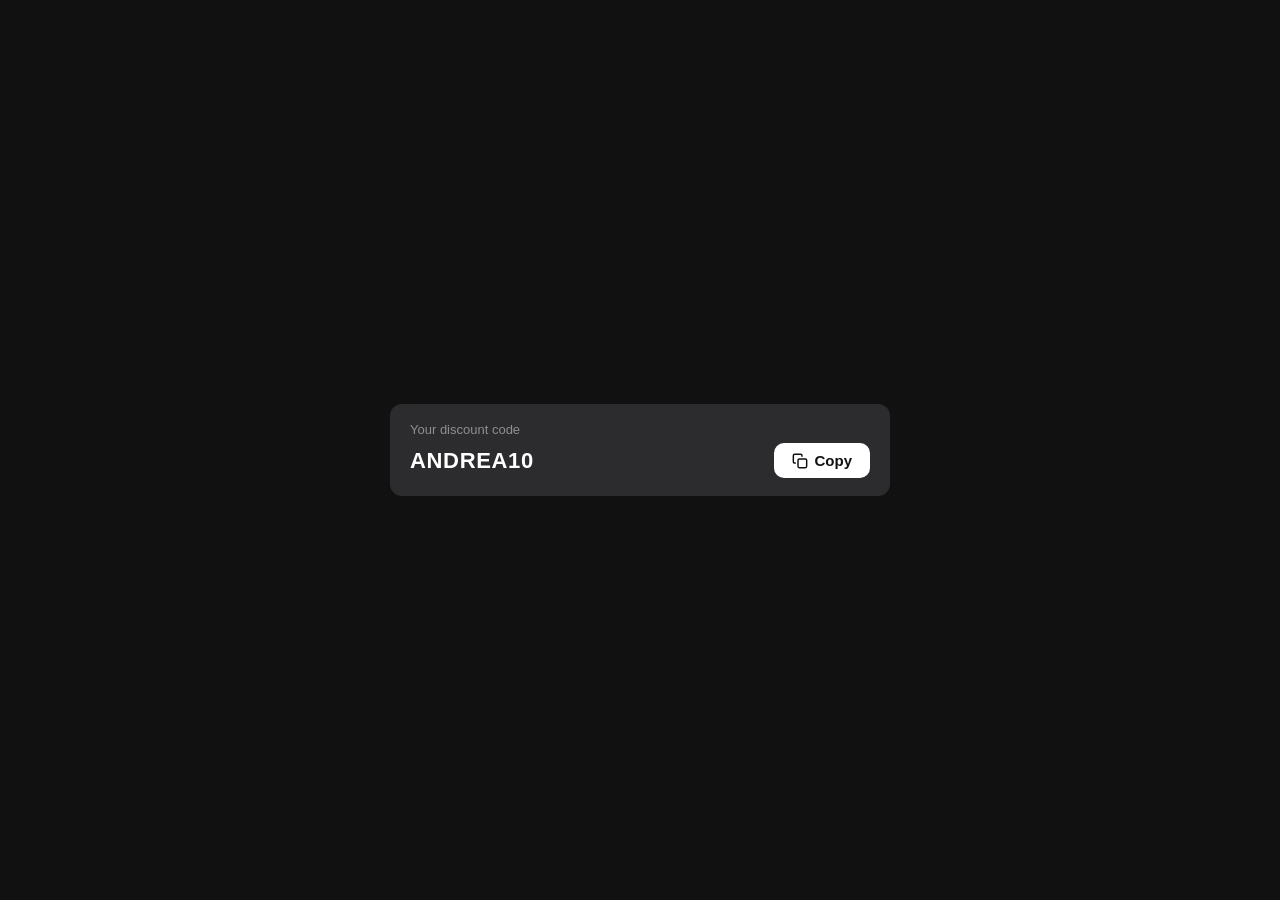
<file: ugc/andrea/index.html>
<!DOCTYPE html>
<html lang="en">
<head>
  <meta charset="UTF-8">
  <meta name="viewport" content="width=device-width, initial-scale=1.0">
  <title>Your Just Good Grips code: ANDREA10</title>
  <meta property="og:title" content="Your Just Good Grips code: ANDREA10">
  <meta property="og:description" content="Tap to copy your discount code and use it at checkout.">
  <meta property="og:type" content="website">
  <meta property="og:url" content="https://www.justgoodgrips.com/ugc/andrea">
  <meta property="og:image" content="https://www.justgoodgrips.com/images/jgg-insta.png">
  <meta name="twitter:card" content="summary">
  <meta name="twitter:title" content="Your Just Good Grips code: ANDREA10">
  <meta name="twitter:description" content="Tap to copy your discount code and use it at checkout.">
  <meta name="twitter:image" content="https://www.justgoodgrips.com/images/jgg-insta.png">
  <style>
    * { margin: 0; padding: 0; box-sizing: border-box; }
    body {
      background: #111111;
      font-family: -apple-system, BlinkMacSystemFont, 'Segoe UI', sans-serif;
      display: flex;
      align-items: center;
      justify-content: center;
      min-height: 100vh;
    }
    .card {
      background: #2C2C2E;
      border-radius: 12px;
      padding: 18px 20px;
      width: 100%;
      max-width: 500px;
    }
    .label {
      font-size: 13px;
      color: #8E8E93;
      margin-bottom: 6px;
    }
    .code-row {
      display: flex;
      align-items: center;
      justify-content: space-between;
      gap: 12px;
    }
    .code {
      font-size: 22px;
      font-weight: 700;
      color: #FFFFFF;
      letter-spacing: 0.03em;
    }
    .btn {
      display: flex;
      align-items: center;
      gap: 7px;
      padding: 9px 18px;
      background: #FFFFFF;
      color: #111111;
      border: none;
      border-radius: 10px;
      font-family: inherit;
      font-size: 15px;
      font-weight: 600;
      cursor: pointer;
      white-space: nowrap;
      -webkit-tap-highlight-color: transparent;
      transition: background 0.15s, transform 0.1s;
      flex-shrink: 0;
    }
    .btn:active { transform: scale(0.96); }
    .btn.copied { background: #34C759; color: #fff; }
    .btn svg { width: 16px; height: 16px; flex-shrink: 0; }
  </style>
</head>
<body>
<div class="card">
  <p class="label">Your discount code</p>
  <div class="code-row">
    <p class="code" id="code">—</p>
    <button class="btn" id="copyBtn" onclick="copyCode()">
      <svg viewBox="0 0 24 24" fill="none" stroke="currentColor" stroke-width="2.2" stroke-linecap="round" stroke-linejoin="round">
        <rect x="9" y="9" width="13" height="13" rx="2"/>
        <path d="M5 15H4a2 2 0 0 1-2-2V4a2 2 0 0 1 2-2h9a2 2 0 0 1 2 2v1"/>
      </svg>
      <span id="btnText">Copy</span>
    </button>
  </div>
</div>
<script>
  const params = new URLSearchParams(window.location.search);
  const code = params.get('code') || 'ANDREA10';
  document.getElementById('code').textContent = code;

  function copyCode() {
    navigator.clipboard.writeText(code).then(() => {
      const btn = document.getElementById('copyBtn');
      btn.classList.add('copied');
      btn.innerHTML = `
        <svg viewBox="0 0 24 24" fill="none" stroke="currentColor" stroke-width="2.5" stroke-linecap="round" stroke-linejoin="round" width="16" height="16">
          <polyline points="20 6 9 17 4 12"/>
        </svg>
        <span>Copied!</span>`;
      setTimeout(() => {
        btn.classList.remove('copied');
        btn.innerHTML = `
          <svg viewBox="0 0 24 24" fill="none" stroke="currentColor" stroke-width="2.2" stroke-linecap="round" stroke-linejoin="round" width="16" height="16">
            <rect x="9" y="9" width="13" height="13" rx="2"/>
            <path d="M5 15H4a2 2 0 0 1-2-2V4a2 2 0 0 1 2-2h9a2 2 0 0 1 2 2v1"/>
          </svg>
          <span>Copy</span>`;
      }, 2000);
    });
  }
</script>
</body>
</html>
</file>
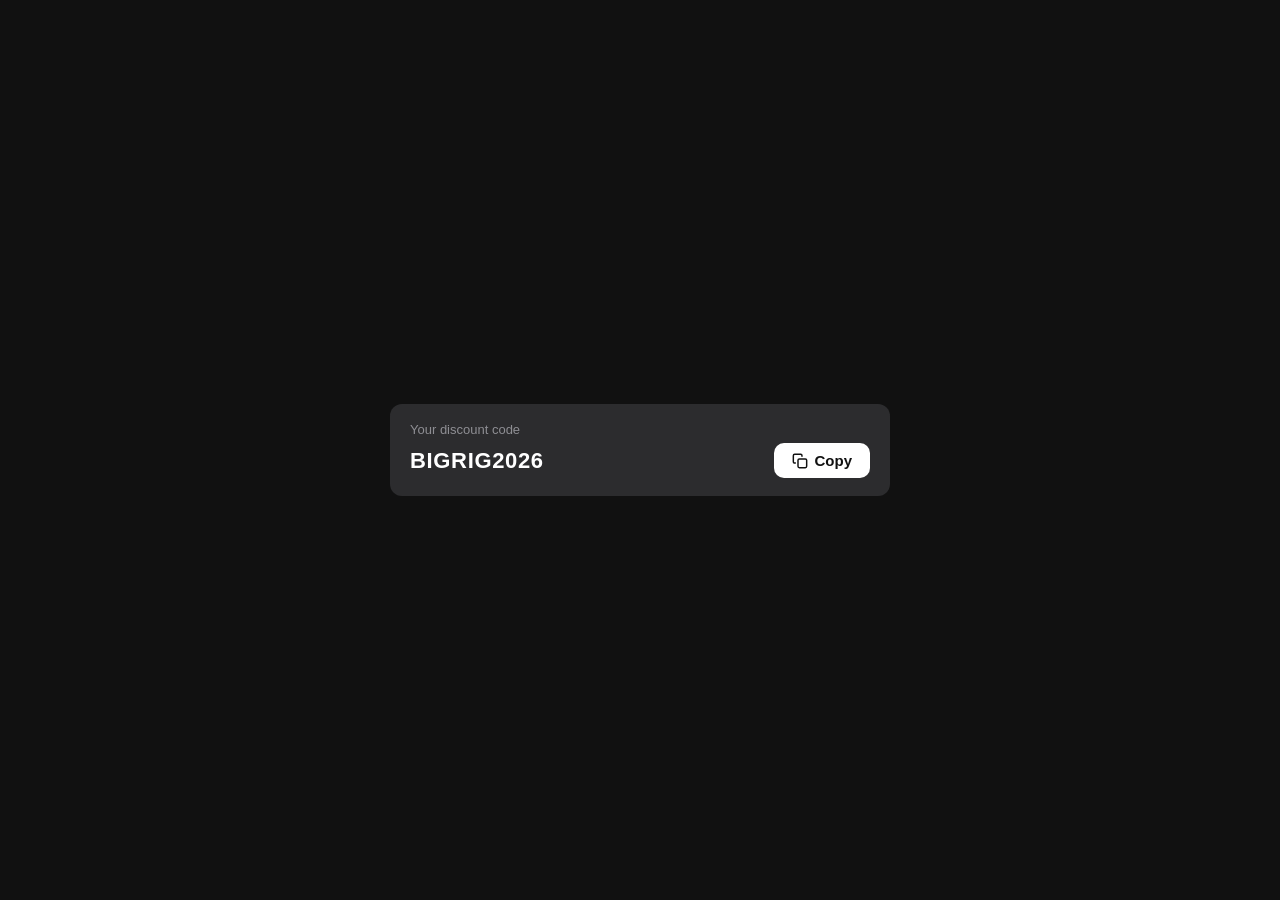
<file: ugc/lorenzo/index.html>
<!DOCTYPE html>
<html lang="en">
<head>
  <meta charset="UTF-8">
  <meta name="viewport" content="width=device-width, initial-scale=1.0">
  <title>Your Just Good Grips code: BIGRIG2026</title>
  <meta property="og:title" content="Your Just Good Grips code: BIGRIG2026">
  <meta property="og:description" content="Tap to copy your discount code and use it at checkout.">
  <meta property="og:type" content="website">
  <meta property="og:url" content="https://www.justgoodgrips.com/ugc/lorenzo">
  <meta property="og:image" content="https://www.justgoodgrips.com/images/jgg-insta.png">
  <meta name="twitter:card" content="summary">
  <meta name="twitter:title" content="Your Just Good Grips code: BIGRIG2026">
  <meta name="twitter:description" content="Tap to copy your discount code and use it at checkout.">
  <meta name="twitter:image" content="https://www.justgoodgrips.com/images/jgg-insta.png">
  <style>
    * { margin: 0; padding: 0; box-sizing: border-box; }
    body {
      background: #111111;
      font-family: -apple-system, BlinkMacSystemFont, 'Segoe UI', sans-serif;
      display: flex;
      align-items: center;
      justify-content: center;
      min-height: 100vh;
    }
    .card {
      background: #2C2C2E;
      border-radius: 12px;
      padding: 18px 20px;
      width: 100%;
      max-width: 500px;
    }
    .label {
      font-size: 13px;
      color: #8E8E93;
      margin-bottom: 6px;
    }
    .code-row {
      display: flex;
      align-items: center;
      justify-content: space-between;
      gap: 12px;
    }
    .code {
      font-size: 22px;
      font-weight: 700;
      color: #FFFFFF;
      letter-spacing: 0.03em;
    }
    .btn {
      display: flex;
      align-items: center;
      gap: 7px;
      padding: 9px 18px;
      background: #FFFFFF;
      color: #111111;
      border: none;
      border-radius: 10px;
      font-family: inherit;
      font-size: 15px;
      font-weight: 600;
      cursor: pointer;
      white-space: nowrap;
      -webkit-tap-highlight-color: transparent;
      transition: background 0.15s, transform 0.1s;
      flex-shrink: 0;
    }
    .btn:active { transform: scale(0.96); }
    .btn.copied { background: #34C759; color: #fff; }
    .btn svg { width: 16px; height: 16px; flex-shrink: 0; }
  </style>
</head>
<body>
<div class="card">
  <p class="label">Your discount code</p>
  <div class="code-row">
    <p class="code" id="code">—</p>
    <button class="btn" id="copyBtn" onclick="copyCode()">
      <svg viewBox="0 0 24 24" fill="none" stroke="currentColor" stroke-width="2.2" stroke-linecap="round" stroke-linejoin="round">
        <rect x="9" y="9" width="13" height="13" rx="2"/>
        <path d="M5 15H4a2 2 0 0 1-2-2V4a2 2 0 0 1 2-2h9a2 2 0 0 1 2 2v1"/>
      </svg>
      <span id="btnText">Copy</span>
    </button>
  </div>
</div>
<script>
  const params = new URLSearchParams(window.location.search);
  const code = params.get('code') || 'BIGRIG2026';
  document.getElementById('code').textContent = code;

  function copyCode() {
    navigator.clipboard.writeText(code).then(() => {
      const btn = document.getElementById('copyBtn');
      btn.classList.add('copied');
      btn.innerHTML = `
        <svg viewBox="0 0 24 24" fill="none" stroke="currentColor" stroke-width="2.5" stroke-linecap="round" stroke-linejoin="round" width="16" height="16">
          <polyline points="20 6 9 17 4 12"/>
        </svg>
        <span>Copied!</span>`;
      setTimeout(() => {
        btn.classList.remove('copied');
        btn.innerHTML = `
          <svg viewBox="0 0 24 24" fill="none" stroke="currentColor" stroke-width="2.2" stroke-linecap="round" stroke-linejoin="round" width="16" height="16">
            <rect x="9" y="9" width="13" height="13" rx="2"/>
            <path d="M5 15H4a2 2 0 0 1-2-2V4a2 2 0 0 1 2-2h9a2 2 0 0 1 2 2v1"/>
          </svg>
          <span>Copy</span>`;
      }, 2000);
    });
  }
</script>
</body>
</html>
</file>
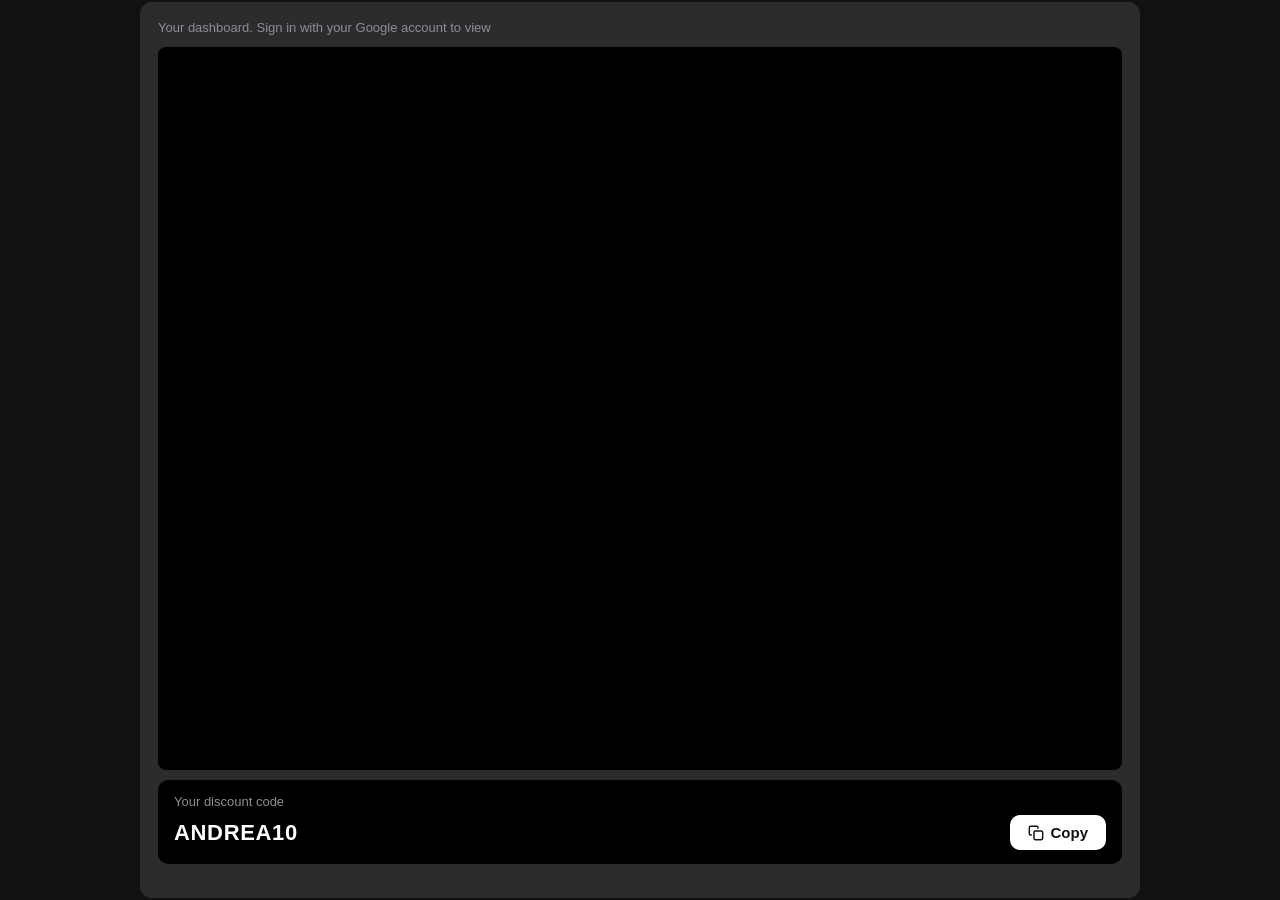
<file: ugc/andrea/portal/index.html>
<!DOCTYPE html>
<html lang="en">
<head>
  <meta charset="UTF-8">
  <meta name="viewport" content="width=device-width, initial-scale=1.0">
  <meta name="robots" content="noindex, nofollow">
  <title>JGG Team Dashboard</title>
  <style>
    * { margin: 0; padding: 0; box-sizing: border-box; }
    html, body { height: 100%; }
    body {
      background: #111111;
      font-family: -apple-system, BlinkMacSystemFont, 'Segoe UI', sans-serif;
      min-height: 100vh;
      min-height: 100svh;
      display: flex;
      align-items: center;
      justify-content: center;
      padding: 24px 16px;
    }
    .card {
      background: #2C2C2E;
      border-radius: 12px;
      padding: 18px;
      width: 100%;
      max-width: 1000px;
      display: flex;
      flex-direction: column;
    }
    .label {
      font-size: 13px;
      color: #8E8E93;
      margin-bottom: 12px;
      flex-shrink: 0;
    }
    .code-card {
      background: #000000;
      border-radius: 10px;
      padding: 14px 16px;
      margin-top: 10px;
      margin-bottom: 16px;
      flex-shrink: 0;
    }
    .code-row {
      display: flex;
      align-items: center;
      justify-content: space-between;
      gap: 12px;
    }
    .code {
      font-size: 22px;
      font-weight: 700;
      color: #FFFFFF;
      letter-spacing: 0.03em;
    }
    .btn {
      display: flex;
      align-items: center;
      gap: 7px;
      padding: 9px 18px;
      background: #FFFFFF;
      color: #111111;
      border: none;
      border-radius: 10px;
      font-family: inherit;
      font-size: 15px;
      font-weight: 600;
      cursor: pointer;
      white-space: nowrap;
      -webkit-tap-highlight-color: transparent;
      transition: background 0.15s, transform 0.1s;
      flex-shrink: 0;
    }
    .btn:active { transform: scale(0.96); }
    .btn.copied { background: #34C759; color: #fff; }
    .btn svg { width: 16px; height: 16px; flex-shrink: 0; }
    .report-frame {
      position: relative;
      width: 100%;
      padding-top: 75%;
      background: #000000;
      border-radius: 8px;
      overflow: hidden;
    }
    .report-frame iframe {
      position: absolute;
      top: 50%;
      left: 50%;
      width: 500px;
      height: 520px;
      border: 0;
      transform-origin: center center;
    }

    @media (max-width: 640px) {
      html, body { overflow: hidden; }
      body { padding: 0; }
      .card {
        max-width: 100%;
        height: 100vh;
        height: 100svh;
        border-radius: 0;
        padding: 12px;
      }
      .report-frame {
        flex: 1 1 auto;
        min-height: 0;
        padding-top: 0;
        border-radius: 8px;
      }
      .code-card {
        flex-shrink: 0;
        margin-bottom: 0;
      }
    }
  </style>
</head>
<body>
  <div class="card">
    <p class="label">Your dashboard. Sign in with your Google account to view</p>
    <div class="report-frame">
      <iframe
        src="https://datastudio.google.com/embed/reporting/92f20d53-e96c-450d-b881-f659e21459f2/page/qeY3F"
        allowfullscreen
        sandbox="allow-storage-access-by-user-activation allow-scripts allow-same-origin allow-popups allow-popups-to-escape-sandbox"
      ></iframe>
    </div>
    <div class="code-card">
      <p class="label" style="margin-bottom: 6px;">Your discount code</p>
      <div class="code-row">
        <p class="code" id="code">—</p>
        <button class="btn" id="copyBtn" onclick="copyCode()">
          <svg viewBox="0 0 24 24" fill="none" stroke="currentColor" stroke-width="2.2" stroke-linecap="round" stroke-linejoin="round">
            <rect x="9" y="9" width="13" height="13" rx="2"/>
            <path d="M5 15H4a2 2 0 0 1-2-2V4a2 2 0 0 1 2-2h9a2 2 0 0 1 2 2v1"/>
          </svg>
          <span id="btnText">Copy</span>
        </button>
      </div>
    </div>
  </div>
  <script>
    const REPORT_NATIVE_WIDTH = 500;
    const REPORT_NATIVE_HEIGHT = 520;
    const REPORT_MARGIN_FACTOR = 0.96;

    function fitReport() {
      const frame = document.querySelector('.report-frame');
      const iframe = frame.querySelector('iframe');
      const scale = Math.min(
        frame.clientWidth / REPORT_NATIVE_WIDTH,
        frame.clientHeight / REPORT_NATIVE_HEIGHT
      ) * REPORT_MARGIN_FACTOR;
      iframe.style.transform = `translate(-50%, -50%) scale(${scale})`;
    }
    window.addEventListener('load', fitReport);
    window.addEventListener('resize', fitReport);
    window.addEventListener('orientationchange', fitReport);
    fitReport();

    const params = new URLSearchParams(window.location.search);
    const code = params.get('code') || 'ANDREA10';
    document.getElementById('code').textContent = code;

    function copyCode() {
      navigator.clipboard.writeText(code).then(() => {
        const btn = document.getElementById('copyBtn');
        btn.classList.add('copied');
        btn.innerHTML = `
          <svg viewBox="0 0 24 24" fill="none" stroke="currentColor" stroke-width="2.5" stroke-linecap="round" stroke-linejoin="round" width="16" height="16">
            <polyline points="20 6 9 17 4 12"/>
          </svg>
          <span>Copied!</span>`;
        setTimeout(() => {
          btn.classList.remove('copied');
          btn.innerHTML = `
            <svg viewBox="0 0 24 24" fill="none" stroke="currentColor" stroke-width="2.2" stroke-linecap="round" stroke-linejoin="round" width="16" height="16">
              <rect x="9" y="9" width="13" height="13" rx="2"/>
              <path d="M5 15H4a2 2 0 0 1-2-2V4a2 2 0 0 1 2-2h9a2 2 0 0 1 2 2v1"/>
            </svg>
            <span>Copy</span>`;
        }, 2000);
      });
    }
  </script>
</body>
</html>
</file>
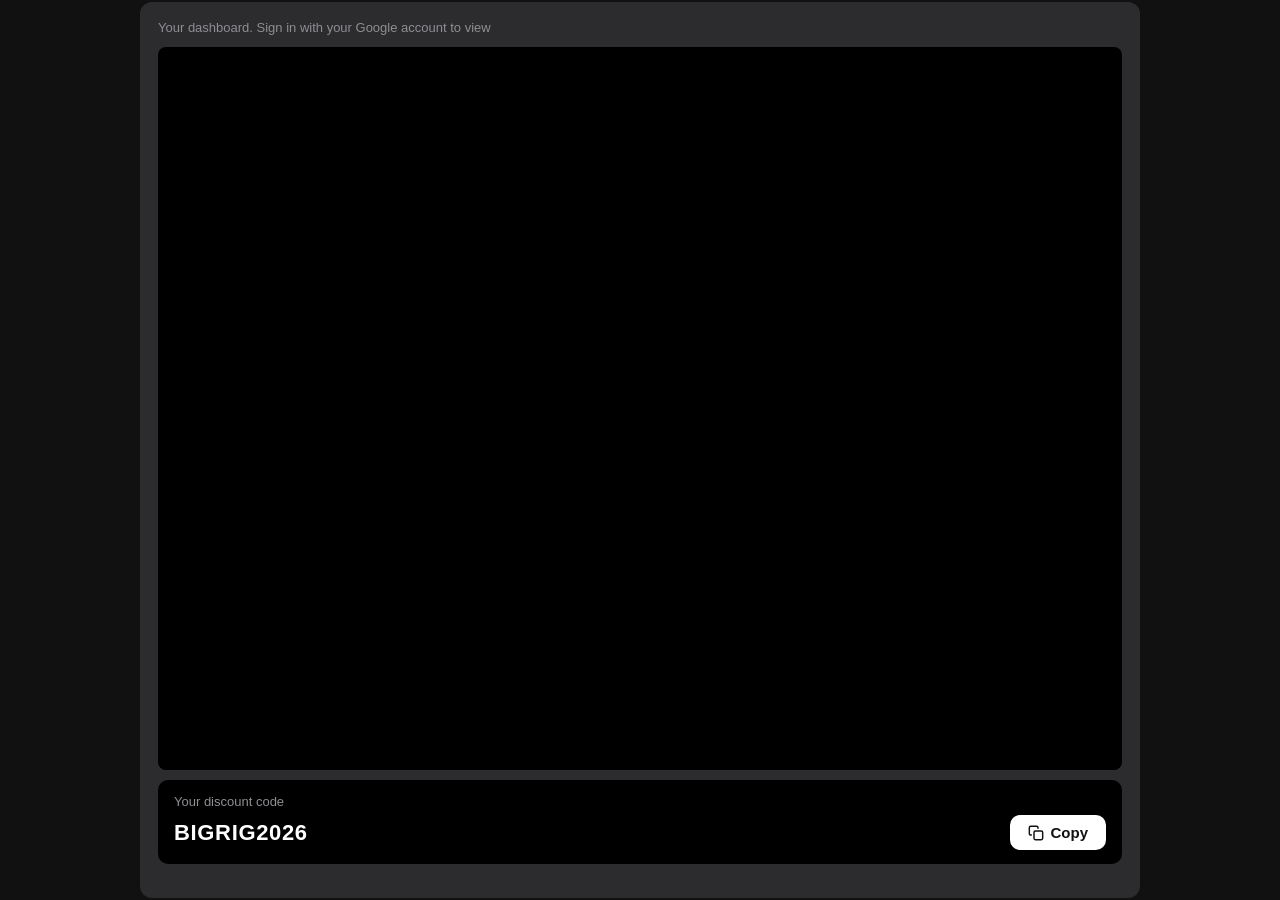
<file: ugc/lorenzo/portal/index.html>
<!DOCTYPE html>
<html lang="en">
<head>
  <meta charset="UTF-8">
  <meta name="viewport" content="width=device-width, initial-scale=1.0">
  <meta name="robots" content="noindex, nofollow">
  <title>JGG Team Dashboard</title>
  <style>
    * { margin: 0; padding: 0; box-sizing: border-box; }
    html, body { height: 100%; }
    body {
      background: #111111;
      font-family: -apple-system, BlinkMacSystemFont, 'Segoe UI', sans-serif;
      min-height: 100vh;
      min-height: 100svh;
      display: flex;
      align-items: center;
      justify-content: center;
      padding: 24px 16px;
    }
    .card {
      background: #2C2C2E;
      border-radius: 12px;
      padding: 18px;
      width: 100%;
      max-width: 1000px;
      display: flex;
      flex-direction: column;
    }
    .label {
      font-size: 13px;
      color: #8E8E93;
      margin-bottom: 12px;
      flex-shrink: 0;
    }
    .code-card {
      background: #000000;
      border-radius: 10px;
      padding: 14px 16px;
      margin-top: 10px;
      margin-bottom: 16px;
      flex-shrink: 0;
    }
    .code-row {
      display: flex;
      align-items: center;
      justify-content: space-between;
      gap: 12px;
    }
    .code {
      font-size: 22px;
      font-weight: 700;
      color: #FFFFFF;
      letter-spacing: 0.03em;
    }
    .btn {
      display: flex;
      align-items: center;
      gap: 7px;
      padding: 9px 18px;
      background: #FFFFFF;
      color: #111111;
      border: none;
      border-radius: 10px;
      font-family: inherit;
      font-size: 15px;
      font-weight: 600;
      cursor: pointer;
      white-space: nowrap;
      -webkit-tap-highlight-color: transparent;
      transition: background 0.15s, transform 0.1s;
      flex-shrink: 0;
    }
    .btn:active { transform: scale(0.96); }
    .btn.copied { background: #34C759; color: #fff; }
    .btn svg { width: 16px; height: 16px; flex-shrink: 0; }
    .report-frame {
      position: relative;
      width: 100%;
      padding-top: 75%;
      background: #000000;
      border-radius: 8px;
      overflow: hidden;
    }
    .report-frame iframe {
      position: absolute;
      top: 50%;
      left: 50%;
      width: 500px;
      height: 520px;
      border: 0;
      transform-origin: center center;
    }

    @media (max-width: 640px) {
      html, body { overflow: hidden; }
      body { padding: 0; }
      .card {
        max-width: 100%;
        height: 100vh;
        height: 100svh;
        border-radius: 0;
        padding: 12px;
      }
      .report-frame {
        flex: 1 1 auto;
        min-height: 0;
        padding-top: 0;
        border-radius: 8px;
      }
      .code-card {
        flex-shrink: 0;
        margin-bottom: 0;
      }
    }
  </style>
</head>
<body>
  <div class="card">
    <p class="label">Your dashboard. Sign in with your Google account to view</p>
    <div class="report-frame">
      <iframe
        src="https://datastudio.google.com/embed/reporting/31fae848-0a5d-4534-8354-f0cd0ecd1d80/page/qeY3F"
        allowfullscreen
        sandbox="allow-storage-access-by-user-activation allow-scripts allow-same-origin allow-popups allow-popups-to-escape-sandbox"
      ></iframe>
    </div>
    <div class="code-card">
      <p class="label" style="margin-bottom: 6px;">Your discount code</p>
      <div class="code-row">
        <p class="code" id="code">—</p>
        <button class="btn" id="copyBtn" onclick="copyCode()">
          <svg viewBox="0 0 24 24" fill="none" stroke="currentColor" stroke-width="2.2" stroke-linecap="round" stroke-linejoin="round">
            <rect x="9" y="9" width="13" height="13" rx="2"/>
            <path d="M5 15H4a2 2 0 0 1-2-2V4a2 2 0 0 1 2-2h9a2 2 0 0 1 2 2v1"/>
          </svg>
          <span id="btnText">Copy</span>
        </button>
      </div>
    </div>
  </div>
  <script>
    const REPORT_NATIVE_WIDTH = 500;
    const REPORT_NATIVE_HEIGHT = 520;
    const REPORT_MARGIN_FACTOR = 0.96;

    function fitReport() {
      const frame = document.querySelector('.report-frame');
      const iframe = frame.querySelector('iframe');
      const scale = Math.min(
        frame.clientWidth / REPORT_NATIVE_WIDTH,
        frame.clientHeight / REPORT_NATIVE_HEIGHT
      ) * REPORT_MARGIN_FACTOR;
      iframe.style.transform = `translate(-50%, -50%) scale(${scale})`;
    }
    window.addEventListener('load', fitReport);
    window.addEventListener('resize', fitReport);
    window.addEventListener('orientationchange', fitReport);
    fitReport();

    const params = new URLSearchParams(window.location.search);
    const code = params.get('code') || 'BIGRIG2026';
    document.getElementById('code').textContent = code;

    function copyCode() {
      navigator.clipboard.writeText(code).then(() => {
        const btn = document.getElementById('copyBtn');
        btn.classList.add('copied');
        btn.innerHTML = `
          <svg viewBox="0 0 24 24" fill="none" stroke="currentColor" stroke-width="2.5" stroke-linecap="round" stroke-linejoin="round" width="16" height="16">
            <polyline points="20 6 9 17 4 12"/>
          </svg>
          <span>Copied!</span>`;
        setTimeout(() => {
          btn.classList.remove('copied');
          btn.innerHTML = `
            <svg viewBox="0 0 24 24" fill="none" stroke="currentColor" stroke-width="2.2" stroke-linecap="round" stroke-linejoin="round" width="16" height="16">
              <rect x="9" y="9" width="13" height="13" rx="2"/>
              <path d="M5 15H4a2 2 0 0 1-2-2V4a2 2 0 0 1 2-2h9a2 2 0 0 1 2 2v1"/>
            </svg>
            <span>Copy</span>`;
        }, 2000);
      });
    }
  </script>
</body>
</html>
</file>
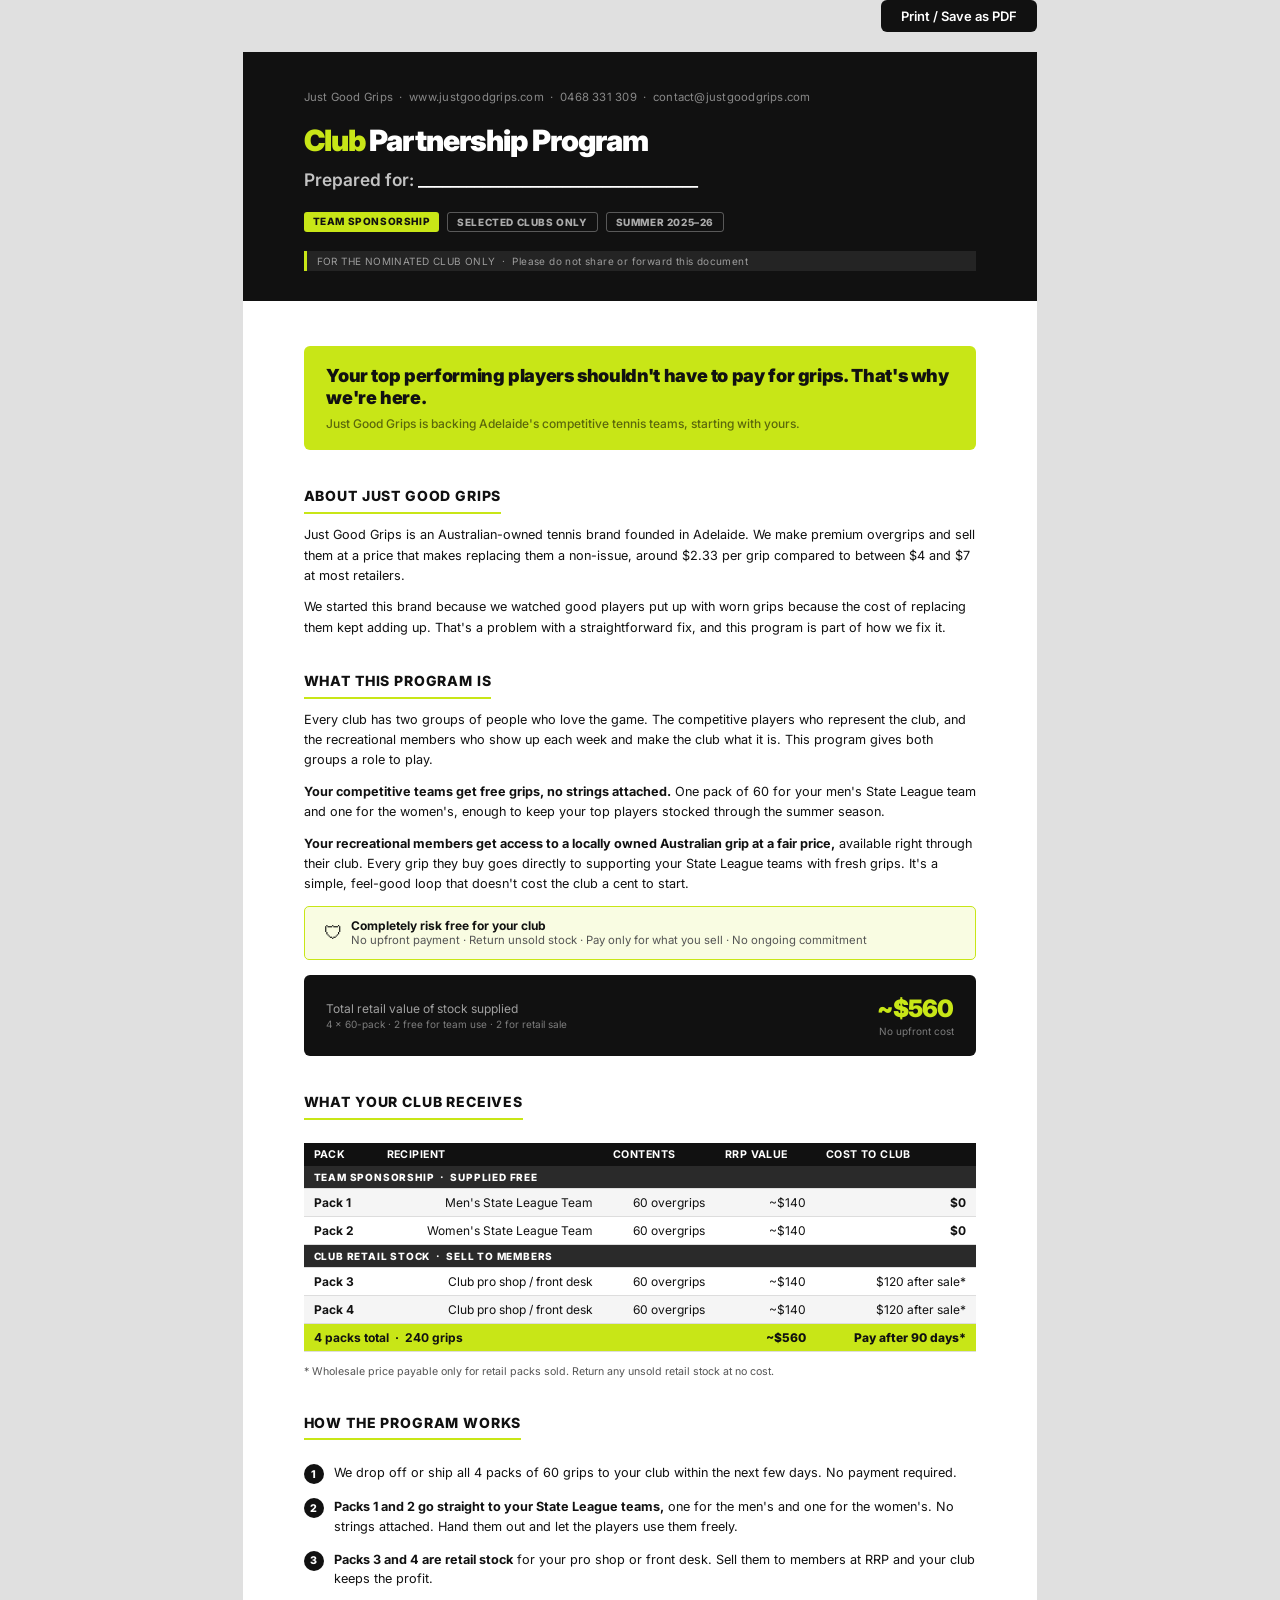
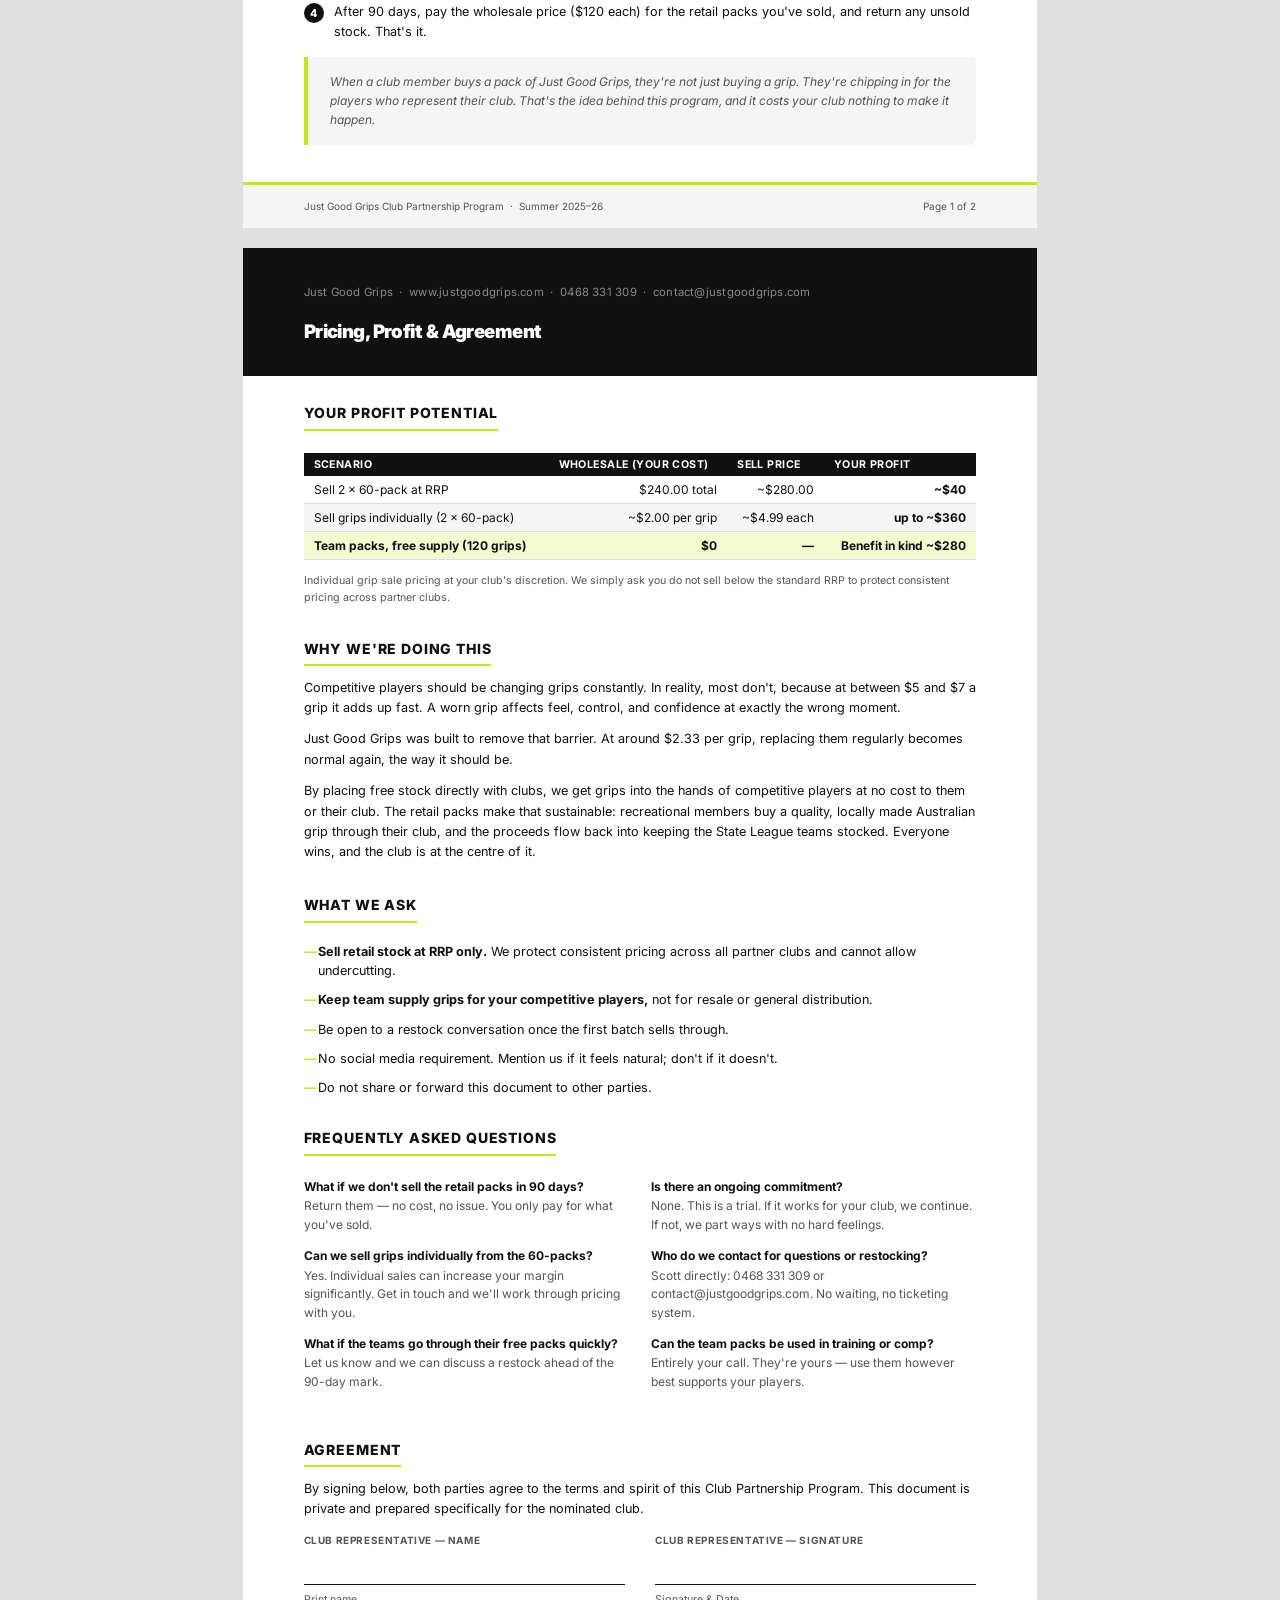
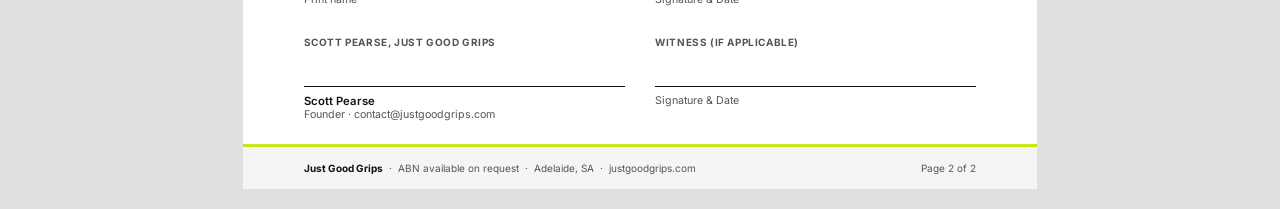
<file: club-partnership.html>
<!DOCTYPE html>
<html lang="en">
<head>
  <meta charset="UTF-8">
  <meta name="viewport" content="width=device-width, initial-scale=1.0">
  <title>JGG Club Partnership Program</title>
  <link rel="preconnect" href="https://fonts.googleapis.com">
  <link rel="preconnect" href="https://fonts.gstatic.com" crossorigin>
  <link href="https://fonts.googleapis.com/css2?family=Inter:wght@400;500;600;700;800;900&display=swap" rel="stylesheet">
  <style>
    *, *::before, *::after { box-sizing: border-box; margin: 0; padding: 0; }

    :root {
      --black:  #111111;
      --white:  #ffffff;
      --green:  #c8e617;
      --grey:   #f5f5f5;
      --muted:  #555555;
      --border: #dddddd;
    }

    @page { size: A4 portrait; margin: 0; }

    html, body {
      background: #e0e0e0;
      font-family: 'Inter', -apple-system, sans-serif;
      color: var(--black);
      -webkit-font-smoothing: antialiased;
    }

    /* ── Page shell ── */
    .page {
      width: 210mm;
      min-height: 297mm;
      background: var(--white);
      margin: 20px auto;
      padding: 14mm 16mm 14mm;
      position: relative;
      display: flex;
      flex-direction: column;
    }
    .page + .page { margin-top: 0; }

    @media print {
      html, body { background: white; }
      .page {
        margin: 0;
        padding: 14mm 16mm 14mm;
        min-height: 297mm;
        page-break-after: always;
      }
      .page:last-child { page-break-after: avoid; }
      .no-print { display: none !important; }
    }

    /* ── Doc header ── */
    .doc-header {
      background: var(--black);
      margin: -14mm -16mm 0;
      padding: 10mm 16mm 8mm;
      color: var(--white);
    }
    .brand-line {
      font-size: 8.5pt;
      color: rgba(255,255,255,0.5);
      margin-bottom: 6mm;
      letter-spacing: 0.02em;
    }
    .doc-title {
      font-size: 22pt;
      font-weight: 900;
      letter-spacing: -0.03em;
      line-height: 1.05;
      margin-bottom: 3mm;
    }
    .doc-title span { color: var(--green); }
    .doc-club {
      font-size: 13pt;
      font-weight: 600;
      color: rgba(255,255,255,0.75);
      margin-bottom: 5mm;
      min-height: 1.4em;
    }
    .doc-club .club-name { color: var(--white); }
    .tag-row { display: flex; gap: 8px; flex-wrap: wrap; margin-bottom: 4mm; }
    .tag {
      display: inline-block;
      background: var(--green);
      color: var(--black);
      font-size: 7.5pt;
      font-weight: 800;
      letter-spacing: 0.06em;
      text-transform: uppercase;
      padding: 3px 9px;
      border-radius: 3px;
    }
    .tag-outline {
      background: transparent;
      color: rgba(255,255,255,0.65);
      border: 1px solid rgba(255,255,255,0.3);
    }
    .confidential-bar {
      margin-top: 5mm;
      background: rgba(255,255,255,0.08);
      border-left: 3px solid var(--green);
      padding: 4px 10px;
      font-size: 7.5pt;
      color: rgba(255,255,255,0.55);
      letter-spacing: 0.04em;
    }

    /* ── Body sections ── */
    .body { flex: 1; padding-top: 7mm; }

    h2 {
      font-size: 10.5pt;
      font-weight: 800;
      text-transform: uppercase;
      letter-spacing: 0.06em;
      color: var(--black);
      margin-bottom: 3mm;
      margin-top: 6mm;
      padding-bottom: 2mm;
      border-bottom: 2px solid var(--green);
      display: inline-block;
    }
    h2:first-child { margin-top: 0; }

    p {
      font-size: 9.5pt;
      line-height: 1.6;
      color: var(--black);
      margin-bottom: 3mm;
    }
    p:last-child { margin-bottom: 0; }

    /* ── Tables ── */
    table {
      width: 100%;
      border-collapse: collapse;
      font-size: 9pt;
      margin: 3mm 0;
    }
    thead tr { background: var(--black); color: var(--white); }
    thead th {
      padding: 5px 10px;
      text-align: left;
      font-size: 8pt;
      font-weight: 700;
      letter-spacing: 0.04em;
      text-transform: uppercase;
    }
    tbody tr:nth-child(even) { background: var(--grey); }
    tbody td {
      padding: 6px 10px;
      font-size: 9pt;
      vertical-align: middle;
      border-bottom: 1px solid var(--border);
    }
    tbody td:not(:first-child) { text-align: right; }
    tbody td strong { font-weight: 700; }
    .highlight-row td { font-weight: 700; background: rgba(200,230,23,0.2) !important; }
    .total-row td { font-weight: 800; background: var(--green) !important; color: var(--black); }
    .group-header-row td {
      background: #2a2a2a;
      color: var(--white);
      font-size: 7.5pt;
      font-weight: 800;
      text-transform: uppercase;
      letter-spacing: 0.08em;
      padding: 5px 10px;
      text-align: left !important;
    }

    /* ── Steps ── */
    .steps { margin: 3mm 0; }
    .step {
      display: flex;
      gap: 10px;
      align-items: flex-start;
      margin-bottom: 3.5mm;
    }
    .step-num {
      flex-shrink: 0;
      width: 20px;
      height: 20px;
      background: var(--black);
      color: var(--white);
      border-radius: 50%;
      font-size: 8pt;
      font-weight: 800;
      display: flex;
      align-items: center;
      justify-content: center;
      margin-top: 1px;
    }
    .step-text { font-size: 9.5pt; line-height: 1.55; }

    /* ── Value box ── */
    .value-box {
      background: var(--black);
      color: var(--white);
      border-radius: 6px;
      padding: 5mm 6mm;
      margin: 4mm 0;
      display: flex;
      justify-content: space-between;
      align-items: center;
      gap: 10px;
    }
    .value-box-label { font-size: 9pt; color: rgba(255,255,255,0.6); }
    .value-box-amount { font-size: 18pt; font-weight: 900; color: var(--green); letter-spacing: -0.03em; }
    .value-box-sub { font-size: 7.5pt; color: rgba(255,255,255,0.45); margin-top: 2px; }

    /* ── Hero statement ── */
    .hero-statement {
      background: var(--green);
      border-radius: 6px;
      padding: 5mm 6mm;
      margin: 5mm 0 4mm;
    }
    .hero-statement .hs-text {
      font-size: 13.5pt;
      font-weight: 900;
      letter-spacing: -0.02em;
      line-height: 1.2;
      color: var(--black);
    }
    .hero-statement .hs-sub {
      font-size: 9pt;
      font-weight: 500;
      color: rgba(0,0,0,0.55);
      margin-top: 2mm;
    }

    /* ── Risk-free badge ── */
    .risk-free-bar {
      display: flex;
      align-items: center;
      gap: 8px;
      background: rgba(200,230,23,0.12);
      border: 1.5px solid var(--green);
      border-radius: 5px;
      padding: 3mm 5mm;
      margin: 3mm 0;
    }
    .risk-free-bar .rf-icon { font-size: 14pt; }
    .risk-free-bar .rf-text { font-size: 9pt; font-weight: 700; }
    .risk-free-bar .rf-sub  { font-size: 8.5pt; color: var(--muted); }

    /* ── Pull quote ── */
    .pull-quote {
      border-left: 4px solid var(--green);
      padding: 4mm 6mm;
      background: var(--grey);
      border-radius: 0 6px 6px 0;
      margin: 4mm 0;
    }
    .pull-quote p { font-size: 9pt; color: var(--muted); font-style: italic; }

    /* ── Bullet list ── */
    ul.doc-list {
      list-style: none;
      margin: 2mm 0;
      padding: 0;
    }
    ul.doc-list li {
      font-size: 9.5pt;
      line-height: 1.55;
      padding-left: 14px;
      position: relative;
      margin-bottom: 2.5mm;
    }
    ul.doc-list li::before {
      content: '—';
      position: absolute;
      left: 0;
      color: var(--green);
      font-weight: 700;
    }

    /* ── FAQ ── */
    .faq-item { margin-bottom: 3.5mm; }
    .faq-q { font-size: 9pt; font-weight: 700; margin-bottom: 1mm; }
    .faq-a { font-size: 9pt; color: var(--muted); line-height: 1.55; }

    /* ── Two-col layout ── */
    .two-col { display: grid; grid-template-columns: 1fr 1fr; gap: 6mm; margin: 3mm 0; }

    /* ── Signature section ── */
    .sig-section {
      margin-top: auto;
      padding-top: 6mm;
    }
    .sig-grid {
      display: grid;
      grid-template-columns: 1fr 1fr;
      gap: 8mm;
      margin-top: 4mm;
    }
    .sig-block label {
      display: block;
      font-size: 7.5pt;
      font-weight: 700;
      text-transform: uppercase;
      letter-spacing: 0.06em;
      color: var(--muted);
      margin-bottom: 10mm;
    }
    .sig-line {
      border-bottom: 1.5px solid var(--black);
      width: 100%;
      margin-bottom: 2mm;
    }
    .sig-name { font-size: 8.5pt; font-weight: 600; }
    .sig-role { font-size: 8pt; color: var(--muted); }

    /* ── Footer ── */
    .doc-footer {
      margin: 0 -16mm -14mm;
      padding: 4mm 16mm;
      background: var(--grey);
      border-top: 3px solid var(--green);
      display: flex;
      justify-content: space-between;
      align-items: center;
      margin-top: 6mm;
    }
    .doc-footer span { font-size: 7.5pt; color: var(--muted); }
    .doc-footer strong { color: var(--black); }

    /* ── Print button ── */
    .print-bar {
      width: 210mm;
      margin: 0 auto 10px;
      text-align: right;
    }
    .btn-print {
      background: var(--black);
      color: var(--white);
      border: none;
      padding: 8px 20px;
      font-family: inherit;
      font-size: 13px;
      font-weight: 600;
      border-radius: 6px;
      cursor: pointer;
    }
    .btn-print:hover { background: #333; }
  </style>
</head>
<body>

<div class="print-bar no-print">
  <button class="btn-print" onclick="window.print()">Print / Save as PDF</button>
</div>

<!-- ════════════════════════════════════════════════════════
     PAGE 1
═════════════════════════════════════════════════════════ -->
<div class="page">

  <div class="doc-header">
    <div class="brand-line">Just Good Grips &nbsp;·&nbsp; www.justgoodgrips.com &nbsp;·&nbsp; 0468 331 309 &nbsp;·&nbsp; contact@justgoodgrips.com</div>
    <div class="doc-title"><span>Club</span> Partnership Program</div>
    <div class="doc-club" id="clubLine">
      Prepared for: <span class="club-name" id="clubName">___________________________________</span>
    </div>
    <div class="tag-row">
      <span class="tag">Team Sponsorship</span>
      <span class="tag tag-outline">Selected Clubs Only</span>
      <span class="tag tag-outline">Summer 2025–26</span>
    </div>
    <div class="confidential-bar">
      FOR THE NOMINATED CLUB ONLY &nbsp;·&nbsp; Please do not share or forward this document
    </div>
  </div>

  <div class="body">

    <div class="hero-statement">
      <div class="hs-text">Your top performing players shouldn't have to pay for grips. That's why we're here.</div>
      <div class="hs-sub">Just Good Grips is backing Adelaide's competitive tennis teams, starting with yours.</div>
    </div>

    <h2>About Just Good Grips</h2>
    <p>Just Good Grips is an Australian-owned tennis brand founded in Adelaide. We make premium overgrips and sell them at a price that makes replacing them a non-issue, around $2.33 per grip compared to between $4 and $7 at most retailers.</p>
    <p>We started this brand because we watched good players put up with worn grips because the cost of replacing them kept adding up. That's a problem with a straightforward fix, and this program is part of how we fix it.</p>

    <h2>What This Program Is</h2>
    <p>Every club has two groups of people who love the game. The competitive players who represent the club, and the recreational members who show up each week and make the club what it is. This program gives both groups a role to play.</p>
    <p><strong>Your competitive teams get free grips, no strings attached.</strong> One pack of 60 for your men's State League team and one for the women's, enough to keep your top players stocked through the summer season.</p>
    <p><strong>Your recreational members get access to a locally owned Australian grip at a fair price,</strong> available right through their club. Every grip they buy goes directly to supporting your State League teams with fresh grips. It's a simple, feel-good loop that doesn't cost the club a cent to start.</p>

    <div class="risk-free-bar">
      <div class="rf-icon">🛡</div>
      <div>
        <div class="rf-text">Completely risk free for your club</div>
        <div class="rf-sub">No upfront payment · Return unsold stock · Pay only for what you sell · No ongoing commitment</div>
      </div>
    </div>

    <div class="value-box">
      <div>
        <div class="value-box-label">Total retail value of stock supplied</div>
        <div class="value-box-sub">4 × 60-pack · 2 free for team use · 2 for retail sale</div>
      </div>
      <div style="text-align:right">
        <div class="value-box-amount">~$560</div>
        <div class="value-box-sub">No upfront cost</div>
      </div>
    </div>

    <h2>What Your Club Receives</h2>
    <table>
      <thead>
        <tr>
          <th>Pack</th>
          <th>Recipient</th>
          <th>Contents</th>
          <th>RRP Value</th>
          <th>Cost to Club</th>
        </tr>
      </thead>
      <tbody>
        <tr class="group-header-row">
          <td colspan="5">Team Sponsorship &nbsp;·&nbsp; Supplied Free</td>
        </tr>
        <tr>
          <td><strong>Pack 1</strong></td>
          <td>Men's State League Team</td>
          <td>60 overgrips</td>
          <td>~$140</td>
          <td><strong>$0</strong></td>
        </tr>
        <tr>
          <td><strong>Pack 2</strong></td>
          <td>Women's State League Team</td>
          <td>60 overgrips</td>
          <td>~$140</td>
          <td><strong>$0</strong></td>
        </tr>
        <tr class="group-header-row">
          <td colspan="5">Club Retail Stock &nbsp;·&nbsp; Sell to Members</td>
        </tr>
        <tr>
          <td><strong>Pack 3</strong></td>
          <td>Club pro shop / front desk</td>
          <td>60 overgrips</td>
          <td>~$140</td>
          <td>$120 after sale*</td>
        </tr>
        <tr>
          <td><strong>Pack 4</strong></td>
          <td>Club pro shop / front desk</td>
          <td>60 overgrips</td>
          <td>~$140</td>
          <td>$120 after sale*</td>
        </tr>
        <tr class="total-row">
          <td colspan="2"><strong>4 packs total &nbsp;·&nbsp; 240 grips</strong></td>
          <td></td>
          <td>~$560</td>
          <td>Pay after 90 days*</td>
        </tr>
      </tbody>
    </table>
    <p style="font-size:8pt;color:var(--muted);margin-top:1mm">* Wholesale price payable only for retail packs sold. Return any unsold retail stock at no cost.</p>

    <h2>How the Program Works</h2>
    <div class="steps">
      <div class="step">
        <div class="step-num">1</div>
        <div class="step-text">We drop off or ship all 4 packs of 60 grips to your club within the next few days. No payment required.</div>
      </div>
      <div class="step">
        <div class="step-num">2</div>
        <div class="step-text"><strong>Packs 1 and 2 go straight to your State League teams,</strong> one for the men's and one for the women's. No strings attached. Hand them out and let the players use them freely.</div>
      </div>
      <div class="step">
        <div class="step-num">3</div>
        <div class="step-text"><strong>Packs 3 and 4 are retail stock</strong> for your pro shop or front desk. Sell them to members at RRP and your club keeps the profit.</div>
      </div>
      <div class="step">
        <div class="step-num">4</div>
        <div class="step-text">After 90 days, pay the wholesale price ($120 each) for the retail packs you've sold, and return any unsold stock. That's it.</div>
      </div>
    </div>

    <div class="pull-quote">
      <p>When a club member buys a pack of Just Good Grips, they're not just buying a grip. They're chipping in for the players who represent their club. That's the idea behind this program, and it costs your club nothing to make it happen.</p>
    </div>

  </div>

  <div class="doc-footer">
    <span>Just Good Grips Club Partnership Program &nbsp;·&nbsp; Summer 2025–26</span>
    <span>Page 1 of 2</span>
  </div>

</div><!-- /page 1 -->


<!-- ════════════════════════════════════════════════════════
     PAGE 2
═════════════════════════════════════════════════════════ -->
<div class="page">

  <div class="doc-header" style="padding-bottom:6mm">
    <div class="brand-line">Just Good Grips &nbsp;·&nbsp; www.justgoodgrips.com &nbsp;·&nbsp; 0468 331 309 &nbsp;·&nbsp; contact@justgoodgrips.com</div>
    <div class="doc-title" style="font-size:14pt">Pricing, Profit &amp; Agreement</div>
  </div>

  <div class="body">

    <h2>Your Profit Potential</h2>
    <table>
      <thead>
        <tr>
          <th>Scenario</th>
          <th>Wholesale (your cost)</th>
          <th>Sell Price</th>
          <th>Your Profit</th>
        </tr>
      </thead>
      <tbody>
        <tr>
          <td>Sell 2 × 60-pack at RRP</td>
          <td>$240.00 total</td>
          <td>~$280.00</td>
          <td><strong>~$40</strong></td>
        </tr>
        <tr>
          <td>Sell grips individually (2 × 60-pack)</td>
          <td>~$2.00 per grip</td>
          <td>~$4.99 each</td>
          <td><strong>up to ~$360</strong></td>
        </tr>
        <tr class="highlight-row">
          <td>Team packs, free supply (120 grips)</td>
          <td>$0</td>
          <td>—</td>
          <td><strong>Benefit in kind ~$280</strong></td>
        </tr>
      </tbody>
    </table>
    <p style="font-size:8pt;color:var(--muted);margin-top:1mm">Individual grip sale pricing at your club's discretion. We simply ask you do not sell below the standard RRP to protect consistent pricing across partner clubs.</p>

    <h2>Why We're Doing This</h2>
    <p>Competitive players should be changing grips constantly. In reality, most don't, because at between $5 and $7 a grip it adds up fast. A worn grip affects feel, control, and confidence at exactly the wrong moment.</p>
    <p>Just Good Grips was built to remove that barrier. At around $2.33 per grip, replacing them regularly becomes normal again, the way it should be.</p>
    <p>By placing free stock directly with clubs, we get grips into the hands of competitive players at no cost to them or their club. The retail packs make that sustainable: recreational members buy a quality, locally made Australian grip through their club, and the proceeds flow back into keeping the State League teams stocked. Everyone wins, and the club is at the centre of it.</p>

    <h2>What We Ask</h2>
    <ul class="doc-list">
      <li><strong>Sell retail stock at RRP only.</strong> We protect consistent pricing across all partner clubs and cannot allow undercutting.</li>
      <li><strong>Keep team supply grips for your competitive players,</strong> not for resale or general distribution.</li>
      <li>Be open to a restock conversation once the first batch sells through.</li>
      <li>No social media requirement. Mention us if it feels natural; don't if it doesn't.</li>
      <li>Do not share or forward this document to other parties.</li>
    </ul>

    <h2>Frequently Asked Questions</h2>
    <div class="two-col">
      <div>
        <div class="faq-item">
          <div class="faq-q">What if we don't sell the retail packs in 90 days?</div>
          <div class="faq-a">Return them — no cost, no issue. You only pay for what you've sold.</div>
        </div>
        <div class="faq-item">
          <div class="faq-q">Can we sell grips individually from the 60-packs?</div>
          <div class="faq-a">Yes. Individual sales can increase your margin significantly. Get in touch and we'll work through pricing with you.</div>
        </div>
        <div class="faq-item">
          <div class="faq-q">What if the teams go through their free packs quickly?</div>
          <div class="faq-a">Let us know and we can discuss a restock ahead of the 90-day mark.</div>
        </div>
      </div>
      <div>
        <div class="faq-item">
          <div class="faq-q">Is there an ongoing commitment?</div>
          <div class="faq-a">None. This is a trial. If it works for your club, we continue. If not, we part ways with no hard feelings.</div>
        </div>
        <div class="faq-item">
          <div class="faq-q">Who do we contact for questions or restocking?</div>
          <div class="faq-a">Scott directly: 0468 331 309 or contact@justgoodgrips.com. No waiting, no ticketing system.</div>
        </div>
        <div class="faq-item">
          <div class="faq-q">Can the team packs be used in training or comp?</div>
          <div class="faq-a">Entirely your call. They're yours — use them however best supports your players.</div>
        </div>
      </div>
    </div>

    <div class="sig-section">
      <h2>Agreement</h2>
      <p style="margin-bottom:4mm">By signing below, both parties agree to the terms and spirit of this Club Partnership Program. This document is private and prepared specifically for the nominated club.</p>

      <div class="sig-grid">
        <div class="sig-block">
          <label>Club Representative — Name</label>
          <div class="sig-line"></div>
          <div class="sig-role">Print name</div>
        </div>
        <div class="sig-block">
          <label>Club Representative — Signature</label>
          <div class="sig-line"></div>
          <div class="sig-role">Signature &amp; Date</div>
        </div>
        <div class="sig-block">
          <label>Scott Pearse, Just Good Grips</label>
          <div class="sig-line"></div>
          <div class="sig-name">Scott Pearse</div>
          <div class="sig-role">Founder · contact@justgoodgrips.com</div>
        </div>
        <div class="sig-block">
          <label>Witness (if applicable)</label>
          <div class="sig-line"></div>
          <div class="sig-role">Signature &amp; Date</div>
        </div>
      </div>
    </div>

  </div>

  <div class="doc-footer">
    <span><strong>Just Good Grips</strong> &nbsp;·&nbsp; ABN available on request &nbsp;·&nbsp; Adelaide, SA &nbsp;·&nbsp; justgoodgrips.com</span>
    <span>Page 2 of 2</span>
  </div>

</div><!-- /page 2 -->

<script>
  // Personalise club name via ?club=ClubName in the URL
  const params = new URLSearchParams(window.location.search);
  const club = params.get('club');
  if (club) {
    const nameEl = document.getElementById('clubName');
    nameEl.textContent = club;
    document.title = 'JGG Club Partnership — ' + club;
  }
</script>

</body>
</html>
</file>
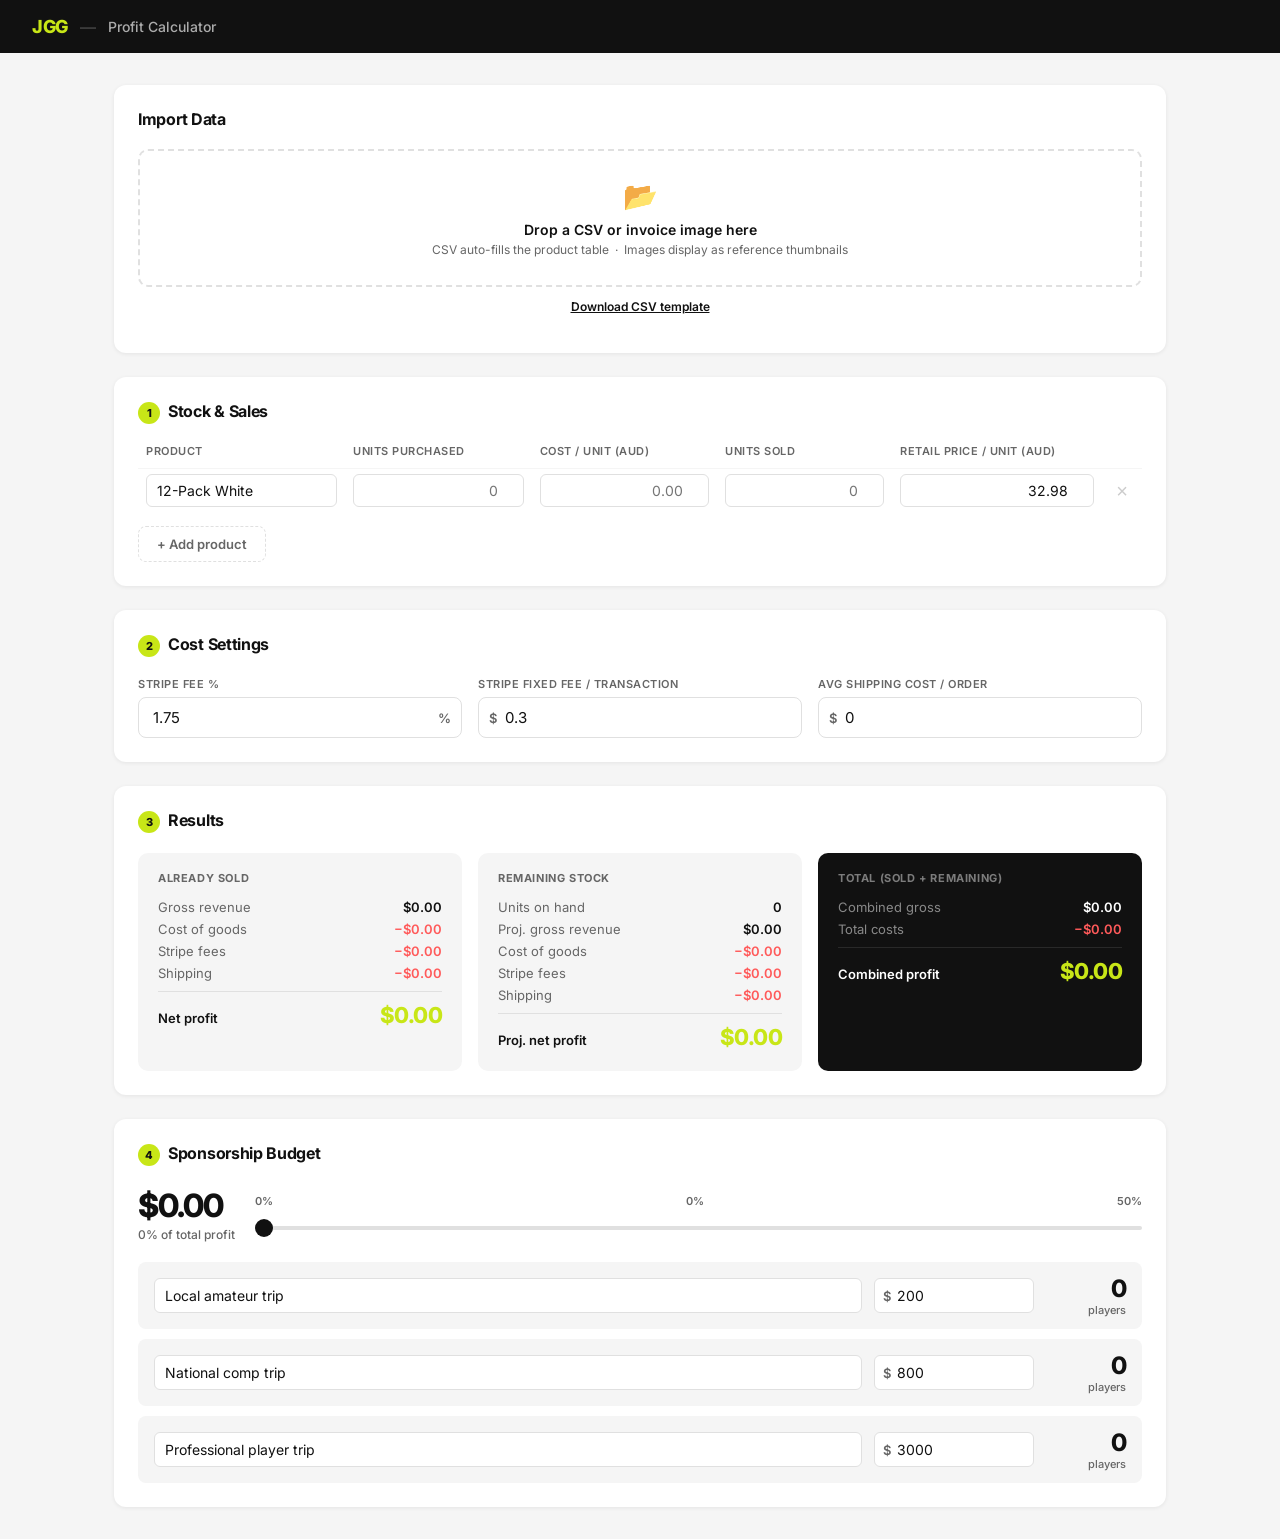
<file: profit-calculator.html>
<!DOCTYPE html>
<html lang="en">
<head>
  <meta charset="UTF-8">
  <meta name="viewport" content="width=device-width, initial-scale=1.0">
  <title>JGG — Profit Calculator</title>
  <link rel="preconnect" href="https://fonts.googleapis.com">
  <link rel="preconnect" href="https://fonts.gstatic.com" crossorigin>
  <link href="https://fonts.googleapis.com/css2?family=Inter:wght@400;500;600;700;800&display=swap" rel="stylesheet">
  <style>
    *, *::before, *::after { box-sizing: border-box; margin: 0; padding: 0; }

    :root {
      --black: #111111;
      --white: #ffffff;
      --green: #c8e617;
      --grey:  #f5f5f5;
      --muted: #666666;
      --border: #e0e0e0;
      --red:   #ff5a5a;
    }

    body {
      font-family: 'Inter', -apple-system, sans-serif;
      background: var(--grey);
      color: var(--black);
      -webkit-font-smoothing: antialiased;
      min-height: 100vh;
    }

    /* ── Header ── */
    .page-header {
      background: var(--black);
      padding: 16px 32px;
      display: flex;
      align-items: center;
      gap: 12px;
    }
    .page-header .logo-text {
      color: var(--green);
      font-size: 18px;
      font-weight: 800;
      letter-spacing: -0.5px;
    }
    .page-header .sep { color: rgba(255,255,255,0.25); }
    .page-header .page-title {
      color: rgba(255,255,255,0.65);
      font-size: 14px;
      font-weight: 500;
    }

    /* ── Layout ── */
    .container {
      max-width: 1100px;
      margin: 0 auto;
      padding: 32px 24px;
      display: flex;
      flex-direction: column;
      gap: 24px;
    }

    /* ── Card ── */
    .card {
      background: var(--white);
      border-radius: 12px;
      padding: 24px;
      box-shadow: 0 1px 4px rgba(0,0,0,0.07);
    }
    .card-header {
      display: flex;
      align-items: center;
      justify-content: space-between;
      margin-bottom: 20px;
    }
    .card-title {
      font-size: 16px;
      font-weight: 700;
      letter-spacing: -0.3px;
    }
    .section-badge {
      display: inline-flex;
      align-items: center;
      justify-content: center;
      width: 22px;
      height: 22px;
      background: var(--green);
      border-radius: 50%;
      font-size: 11px;
      font-weight: 800;
      margin-right: 8px;
    }

    /* ── Drop zone ── */
    .drop-zone-wrap { position: relative; }
    .drop-zone {
      border: 2px dashed var(--border);
      border-radius: 10px;
      padding: 28px 20px;
      text-align: center;
      transition: border-color 0.15s, background 0.15s;
      cursor: pointer;
      position: relative;
    }
    .drop-zone.drag-over {
      border-color: var(--green);
      background: rgba(200,230,23,0.06);
    }
    .drop-zone.success {
      border-color: #22c55e;
      background: rgba(34,197,94,0.06);
    }
    .drop-zone-icon { font-size: 28px; margin-bottom: 8px; }
    .drop-zone-label { font-size: 14px; font-weight: 600; margin-bottom: 4px; }
    .drop-zone-sub { font-size: 12px; color: var(--muted); }
    .drop-zone input[type="file"] {
      position: absolute;
      inset: 0;
      width: 100%;
      height: 100%;
      opacity: 0;
      cursor: pointer;
    }
    .template-link {
      display: inline-block;
      margin-top: 12px;
      font-size: 12px;
      font-weight: 600;
      color: var(--black);
      text-decoration: underline;
      cursor: pointer;
    }
    .image-strip {
      display: flex;
      gap: 10px;
      flex-wrap: wrap;
      margin-top: 14px;
    }
    .image-thumb {
      position: relative;
      width: 80px;
      height: 80px;
    }
    .image-thumb img {
      width: 100%;
      height: 100%;
      object-fit: cover;
      border-radius: 6px;
      border: 1px solid var(--border);
    }
    .image-thumb .dismiss {
      position: absolute;
      top: -6px;
      right: -6px;
      width: 18px;
      height: 18px;
      background: var(--black);
      color: var(--white);
      border: none;
      border-radius: 50%;
      font-size: 12px;
      line-height: 1;
      cursor: pointer;
      display: flex;
      align-items: center;
      justify-content: center;
    }

    /* ── Product table ── */
    .table-wrap { overflow-x: auto; }
    table {
      width: 100%;
      border-collapse: collapse;
      font-size: 14px;
    }
    th {
      font-size: 11px;
      font-weight: 600;
      text-transform: uppercase;
      letter-spacing: 0.5px;
      color: var(--muted);
      padding: 0 8px 10px;
      text-align: left;
      white-space: nowrap;
    }
    td {
      padding: 5px 8px;
      border-top: 1px solid var(--grey);
      vertical-align: middle;
    }
    td input[type="text"],
    td input[type="number"] {
      width: 100%;
      border: 1px solid var(--border);
      border-radius: 6px;
      padding: 7px 10px;
      font-size: 14px;
      font-family: inherit;
      color: var(--black);
      background: var(--white);
      transition: border-color 0.15s;
    }
    td input[type="text"]:focus,
    td input[type="number"]:focus {
      outline: none;
      border-color: var(--black);
    }
    td input[type="number"] { text-align: right; }
    .td-name input { min-width: 150px; }
    .td-num  input { min-width: 90px; }

    .btn-remove {
      background: none;
      border: none;
      cursor: pointer;
      color: #ccc;
      font-size: 20px;
      line-height: 1;
      padding: 2px 6px;
      transition: color 0.15s;
    }
    .btn-remove:hover { color: var(--red); }
    .btn-add {
      margin-top: 14px;
      background: none;
      border: 1.5px dashed var(--border);
      border-radius: 8px;
      padding: 9px 18px;
      font-size: 13px;
      font-weight: 600;
      font-family: inherit;
      cursor: pointer;
      color: var(--muted);
      transition: all 0.15s;
    }
    .btn-add:hover { border-color: var(--black); color: var(--black); }

    /* ── Cost settings ── */
    .settings-grid {
      display: grid;
      grid-template-columns: repeat(3, 1fr);
      gap: 16px;
    }
    .setting-field label {
      display: block;
      font-size: 11px;
      font-weight: 600;
      text-transform: uppercase;
      letter-spacing: 0.5px;
      color: var(--muted);
      margin-bottom: 6px;
    }
    .input-wrap { position: relative; }
    .input-wrap .prefix,
    .input-wrap .suffix {
      position: absolute;
      top: 50%;
      transform: translateY(-50%);
      font-size: 13px;
      font-weight: 600;
      color: var(--muted);
      pointer-events: none;
    }
    .input-wrap .prefix { left: 11px; }
    .input-wrap .suffix { right: 11px; }
    .input-wrap input {
      width: 100%;
      border: 1px solid var(--border);
      border-radius: 8px;
      padding: 10px 14px;
      font-size: 15px;
      font-family: inherit;
      color: var(--black);
      transition: border-color 0.15s;
    }
    .input-wrap.has-prefix input { padding-left: 26px; }
    .input-wrap.has-suffix input { padding-right: 28px; }
    .input-wrap input:focus { outline: none; border-color: var(--black); }

    /* ── Results ── */
    .results-grid {
      display: grid;
      grid-template-columns: repeat(3, 1fr);
      gap: 16px;
    }
    .result-card {
      background: var(--grey);
      border-radius: 10px;
      padding: 18px 20px;
    }
    .result-card.highlight {
      background: var(--black);
      color: var(--white);
    }
    .result-card-title {
      font-size: 11px;
      font-weight: 700;
      text-transform: uppercase;
      letter-spacing: 0.6px;
      color: var(--muted);
      margin-bottom: 14px;
    }
    .result-card.highlight .result-card-title { color: rgba(255,255,255,0.45); }
    .result-row {
      display: flex;
      justify-content: space-between;
      align-items: baseline;
      font-size: 13px;
      margin-bottom: 6px;
    }
    .result-row .lbl { color: var(--muted); }
    .result-card.highlight .result-row .lbl { color: rgba(255,255,255,0.5); }
    .result-row .val { font-weight: 600; }
    .result-row.neg .val { color: var(--red); }
    .result-divider {
      border: none;
      border-top: 1px solid var(--border);
      margin: 10px 0;
    }
    .result-card.highlight .result-divider { border-color: rgba(255,255,255,0.1); }
    .result-net {
      display: flex;
      justify-content: space-between;
      align-items: baseline;
    }
    .result-net .net-lbl { font-size: 13px; font-weight: 600; }
    .result-net .net-val {
      font-size: 22px;
      font-weight: 800;
      letter-spacing: -0.5px;
    }
    .result-margin {
      font-size: 11px;
      color: var(--muted);
      text-align: right;
      margin-top: 3px;
    }
    .result-card.highlight .result-margin { color: rgba(255,255,255,0.4); }

    /* ── Sponsorship ── */
    .sponsor-top {
      display: flex;
      align-items: center;
      gap: 20px;
      flex-wrap: wrap;
      margin-bottom: 20px;
    }
    .sponsor-budget-display {
      font-size: 32px;
      font-weight: 800;
      letter-spacing: -1px;
    }
    .sponsor-budget-sub {
      font-size: 12px;
      color: var(--muted);
      font-weight: 500;
      margin-top: 2px;
    }
    .slider-wrap { flex: 1; min-width: 200px; }
    .slider-label-row {
      display: flex;
      justify-content: space-between;
      font-size: 11px;
      color: var(--muted);
      font-weight: 600;
      margin-bottom: 6px;
    }
    input[type="range"] {
      -webkit-appearance: none;
      appearance: none;
      width: 100%;
      height: 4px;
      background: var(--border);
      border-radius: 2px;
      outline: none;
    }
    input[type="range"]::-webkit-slider-thumb {
      -webkit-appearance: none;
      appearance: none;
      width: 18px;
      height: 18px;
      background: var(--black);
      border-radius: 50%;
      cursor: pointer;
    }
    .sponsor-tiers { display: flex; flex-direction: column; gap: 10px; }
    .sponsor-tier {
      display: grid;
      grid-template-columns: 1fr 160px 80px;
      gap: 12px;
      align-items: center;
      background: var(--grey);
      border-radius: 8px;
      padding: 12px 16px;
    }
    .sponsor-tier input[type="text"],
    .sponsor-tier input[type="number"] {
      border: 1px solid var(--border);
      border-radius: 6px;
      padding: 8px 10px;
      font-size: 14px;
      font-family: inherit;
      color: var(--black);
      background: var(--white);
      width: 100%;
    }
    .sponsor-tier input[type="number"] { padding-left: 22px; }
    .sponsor-tier input:focus { outline: none; border-color: var(--black); }
    .sponsor-tier .cost-wrap { position: relative; }
    .sponsor-tier .cost-prefix {
      position: absolute;
      left: 9px;
      top: 50%;
      transform: translateY(-50%);
      font-size: 13px;
      font-weight: 600;
      color: var(--muted);
      pointer-events: none;
    }
    .sponsor-result { text-align: right; }
    .sponsor-result .player-count { font-size: 24px; font-weight: 800; letter-spacing: -0.5px; }
    .sponsor-result .player-lbl { font-size: 11px; color: var(--muted); font-weight: 500; }
    .sponsor-callout {
      background: var(--green);
      border-radius: 8px;
      padding: 12px 16px;
      font-size: 13px;
      font-weight: 600;
      margin-top: 14px;
      display: none;
    }

    /* ── Responsive ── */
    @media (max-width: 720px) {
      .results-grid  { grid-template-columns: 1fr; }
      .settings-grid { grid-template-columns: 1fr 1fr; }
      .sponsor-tier  { grid-template-columns: 1fr 130px 70px; }
    }
    @media (max-width: 480px) {
      .container { padding: 16px 12px; }
      .card { padding: 16px; }
      .settings-grid { grid-template-columns: 1fr; }
      .sponsor-tier  { grid-template-columns: 1fr; }
      .page-header { padding: 14px 16px; }
    }
  </style>
</head>
<body>

<header class="page-header">
  <span class="logo-text">JGG</span>
  <span class="sep">—</span>
  <span class="page-title">Profit Calculator</span>
</header>

<div class="container">

  <!-- ── Import ── -->
  <div class="card">
    <div class="card-header">
      <div class="card-title">Import Data</div>
    </div>
    <div class="drop-zone-wrap">
      <div class="drop-zone" id="dropZone">
        <div class="drop-zone-icon">📂</div>
        <div class="drop-zone-label">Drop a CSV or invoice image here</div>
        <div class="drop-zone-sub">CSV auto-fills the product table &nbsp;·&nbsp; Images display as reference thumbnails</div>
        <input type="file" id="fileInput" accept=".csv,image/*" multiple>
      </div>
    </div>
    <div style="text-align:center">
      <span class="template-link" id="templateLink">Download CSV template</span>
    </div>
    <div class="image-strip" id="imageStrip"></div>
  </div>

  <!-- ── Stock & Sales ── -->
  <div class="card">
    <div class="card-header">
      <div class="card-title"><span class="section-badge">1</span>Stock &amp; Sales</div>
    </div>
    <div class="table-wrap">
      <table>
        <thead>
          <tr>
            <th>Product</th>
            <th>Units Purchased</th>
            <th>Cost / Unit (AUD)</th>
            <th>Units Sold</th>
            <th>Retail Price / Unit (AUD)</th>
            <th></th>
          </tr>
        </thead>
        <tbody id="tableBody"></tbody>
      </table>
    </div>
    <button class="btn-add" id="addRowBtn">+ Add product</button>
  </div>

  <!-- ── Cost Settings ── -->
  <div class="card">
    <div class="card-header">
      <div class="card-title"><span class="section-badge">2</span>Cost Settings</div>
    </div>
    <div class="settings-grid">
      <div class="setting-field">
        <label>Stripe Fee %</label>
        <div class="input-wrap has-suffix">
          <input type="number" id="stripePct" step="0.01" min="0" value="1.75">
          <span class="suffix">%</span>
        </div>
      </div>
      <div class="setting-field">
        <label>Stripe Fixed Fee / Transaction</label>
        <div class="input-wrap has-prefix">
          <span class="prefix">$</span>
          <input type="number" id="stripeFixed" step="0.01" min="0" value="0.30">
        </div>
      </div>
      <div class="setting-field">
        <label>Avg Shipping Cost / Order</label>
        <div class="input-wrap has-prefix">
          <span class="prefix">$</span>
          <input type="number" id="shippingCost" step="0.01" min="0" value="0.00">
        </div>
      </div>
    </div>
  </div>

  <!-- ── Results ── -->
  <div class="card">
    <div class="card-header">
      <div class="card-title"><span class="section-badge">3</span>Results</div>
    </div>
    <div class="results-grid">

      <div class="result-card">
        <div class="result-card-title">Already Sold</div>
        <div class="result-row">
          <span class="lbl">Gross revenue</span>
          <span class="val" id="r-gross">$0.00</span>
        </div>
        <div class="result-row neg">
          <span class="lbl">Cost of goods</span>
          <span class="val" id="r-cogs">−$0.00</span>
        </div>
        <div class="result-row neg">
          <span class="lbl">Stripe fees</span>
          <span class="val" id="r-stripe">−$0.00</span>
        </div>
        <div class="result-row neg">
          <span class="lbl">Shipping</span>
          <span class="val" id="r-ship">−$0.00</span>
        </div>
        <hr class="result-divider">
        <div class="result-net">
          <span class="net-lbl">Net profit</span>
          <span class="net-val" id="r-net">$0.00</span>
        </div>
        <div class="result-margin" id="r-margin"></div>
      </div>

      <div class="result-card">
        <div class="result-card-title">Remaining Stock</div>
        <div class="result-row">
          <span class="lbl">Units on hand</span>
          <span class="val" id="r-remUnits">0</span>
        </div>
        <div class="result-row">
          <span class="lbl">Proj. gross revenue</span>
          <span class="val" id="r-remGross">$0.00</span>
        </div>
        <div class="result-row neg">
          <span class="lbl">Cost of goods</span>
          <span class="val" id="r-remCogs">−$0.00</span>
        </div>
        <div class="result-row neg">
          <span class="lbl">Stripe fees</span>
          <span class="val" id="r-remStripe">−$0.00</span>
        </div>
        <div class="result-row neg">
          <span class="lbl">Shipping</span>
          <span class="val" id="r-remShip">−$0.00</span>
        </div>
        <hr class="result-divider">
        <div class="result-net">
          <span class="net-lbl">Proj. net profit</span>
          <span class="net-val" id="r-remNet">$0.00</span>
        </div>
        <div class="result-margin" id="r-remMargin"></div>
      </div>

      <div class="result-card highlight">
        <div class="result-card-title">Total (Sold + Remaining)</div>
        <div class="result-row">
          <span class="lbl">Combined gross</span>
          <span class="val" id="r-totGross">$0.00</span>
        </div>
        <div class="result-row neg">
          <span class="lbl">Total costs</span>
          <span class="val" id="r-totCosts">−$0.00</span>
        </div>
        <hr class="result-divider">
        <div class="result-net">
          <span class="net-lbl">Combined profit</span>
          <span class="net-val" id="r-totNet">$0.00</span>
        </div>
        <div class="result-margin" id="r-totMargin"></div>
      </div>

    </div>
  </div>

  <!-- ── Sponsorship ── -->
  <div class="card">
    <div class="card-header">
      <div class="card-title"><span class="section-badge">4</span>Sponsorship Budget</div>
    </div>
    <div class="sponsor-top">
      <div>
        <div class="sponsor-budget-display" id="sponsorDollar">$0</div>
        <div class="sponsor-budget-sub" id="sponsorSub">0% of total profit</div>
      </div>
      <div class="slider-wrap">
        <div class="slider-label-row">
          <span>0%</span>
          <span id="sliderPctLabel">0%</span>
          <span>50%</span>
        </div>
        <input type="range" id="sponsorSlider" min="0" max="50" step="1" value="0">
      </div>
    </div>
    <div class="sponsor-tiers" id="sponsorTiers"></div>
    <div class="sponsor-callout" id="sponsorCallout"></div>
  </div>

</div><!-- /container -->

<script>
// ── Default state ──────────────────────────────────────────
const DEFAULTS = {
  rows: [{ id: 1, name: '12-Pack White', unitsBought: '', costPerUnit: '', unitsSold: '', retailPrice: '32.98' }],
  nextId: 2,
  stripePct: 1.75,
  stripeFixed: 0.30,
  shippingCost: 0,
  sponsorPct: 0,
  tiers: [
    { label: 'Local amateur trip', cost: 200 },
    { label: 'National comp trip', cost: 800 },
    { label: 'Professional player trip', cost: 3000 },
  ],
};

let state = JSON.parse(JSON.stringify(DEFAULTS));
state.images = []; // object URLs — not persisted

// ── Persistence ────────────────────────────────────────────
function save() {
  try {
    const { images: _omit, ...toSave } = state;
    localStorage.setItem('jgg_calc_v1', JSON.stringify(toSave));
  } catch {}
}
function load() {
  try {
    const raw = localStorage.getItem('jgg_calc_v1');
    if (!raw) return;
    const saved = JSON.parse(raw);
    state = { ...state, ...saved, images: [] };
  } catch {}
}

// ── Helpers ────────────────────────────────────────────────
function money(v) {
  return '$' + Math.abs(v).toFixed(2).replace(/\B(?=(\d{3})+(?!\d))/g, ',');
}
function signed(v) {
  return (v < 0 ? '−' : '') + money(v);
}
function marginStr(net, gross) {
  if (gross === 0) return '';
  return (net / gross * 100).toFixed(1) + '% margin';
}
function esc(s) {
  return String(s)
    .replace(/&/g,'&amp;')
    .replace(/</g,'&lt;')
    .replace(/>/g,'&gt;')
    .replace(/"/g,'&quot;');
}

// ── Calculations ───────────────────────────────────────────
function calcBlock(units, costPerUnit, retailPrice) {
  const gross  = units * retailPrice;
  const cogs   = units * costPerUnit;
  const stripe = units > 0
    ? (gross * state.stripePct / 100) + (units * state.stripeFixed)
    : 0;
  const ship   = units * state.shippingCost;
  return { gross, cogs, stripe, ship, net: gross - cogs - stripe - ship };
}

function calcTotals() {
  let sold = { gross:0, cogs:0, stripe:0, ship:0, net:0 };
  let rem  = { gross:0, cogs:0, stripe:0, ship:0, net:0, units:0 };

  state.rows.forEach(row => {
    const bought = Math.max(0, +row.unitsBought || 0);
    const soldU  = Math.max(0, Math.min(+row.unitsSold || 0, bought));
    const remU   = bought - soldU;
    const cost   = +row.costPerUnit  || 0;
    const retail = +row.retailPrice  || 0;

    const s = calcBlock(soldU, cost, retail);
    const r = calcBlock(remU,  cost, retail);

    Object.keys(sold).forEach(k => { sold[k] += s[k]; });
    Object.keys(rem).filter(k => k !== 'units').forEach(k => { rem[k] += r[k]; });
    rem.units += remU;
  });

  const totGross = sold.gross + rem.gross;
  const totCosts = (sold.cogs + sold.stripe + sold.ship) + (rem.cogs + rem.stripe + rem.ship);
  const totNet   = sold.net + rem.net;

  return { sold, rem, totGross, totCosts, totNet };
}

// ── Render ─────────────────────────────────────────────────
function render() {
  renderTable();
  renderResults();
  renderSponsorship();
  save();
}

function renderTable() {
  const tbody = document.getElementById('tableBody');
  tbody.innerHTML = '';
  state.rows.forEach(row => {
    const tr = document.createElement('tr');
    tr.innerHTML =
      `<td class="td-name"><input type="text"   value="${esc(row.name)}"        data-id="${row.id}" data-f="name"        placeholder="Product name"></td>` +
      `<td class="td-num"><input  type="number" value="${esc(row.unitsBought)}" data-id="${row.id}" data-f="unitsBought" placeholder="0"    min="0"></td>` +
      `<td class="td-num"><input  type="number" value="${esc(row.costPerUnit)}" data-id="${row.id}" data-f="costPerUnit" placeholder="0.00" min="0" step="0.01"></td>` +
      `<td class="td-num"><input  type="number" value="${esc(row.unitsSold)}"   data-id="${row.id}" data-f="unitsSold"   placeholder="0"    min="0"></td>` +
      `<td class="td-num"><input  type="number" value="${esc(row.retailPrice)}" data-id="${row.id}" data-f="retailPrice" placeholder="0.00" min="0" step="0.01"></td>` +
      `<td><button class="btn-remove" data-id="${row.id}" title="Remove row">×</button></td>`;
    tbody.appendChild(tr);
  });
}

function renderResults() {
  const { sold, rem, totGross, totCosts, totNet } = calcTotals();

  // Sold column
  document.getElementById('r-gross').textContent  = money(sold.gross);
  document.getElementById('r-cogs').textContent   = '−' + money(sold.cogs);
  document.getElementById('r-stripe').textContent = '−' + money(sold.stripe);
  document.getElementById('r-ship').textContent   = '−' + money(sold.ship);
  const netEl = document.getElementById('r-net');
  netEl.textContent  = signed(sold.net);
  netEl.style.color  = sold.net >= 0 ? 'var(--green)' : 'var(--red)';
  document.getElementById('r-margin').textContent = marginStr(sold.net, sold.gross);

  // Remaining column
  document.getElementById('r-remUnits').textContent  = rem.units;
  document.getElementById('r-remGross').textContent  = money(rem.gross);
  document.getElementById('r-remCogs').textContent   = '−' + money(rem.cogs);
  document.getElementById('r-remStripe').textContent = '−' + money(rem.stripe);
  document.getElementById('r-remShip').textContent   = '−' + money(rem.ship);
  const remNetEl = document.getElementById('r-remNet');
  remNetEl.textContent = signed(rem.net);
  remNetEl.style.color = rem.net >= 0 ? 'var(--green)' : 'var(--red)';
  document.getElementById('r-remMargin').textContent = marginStr(rem.net, rem.gross);

  // Total column
  document.getElementById('r-totGross').textContent  = money(totGross);
  document.getElementById('r-totCosts').textContent  = '−' + money(totCosts);
  const totEl = document.getElementById('r-totNet');
  totEl.textContent = signed(totNet);
  totEl.style.color = totNet >= 0 ? 'var(--green)' : 'var(--red)';
  document.getElementById('r-totMargin').textContent = marginStr(totNet, totGross);
}

function renderSponsorship() {
  const { totNet } = calcTotals();
  const totalProfit = Math.max(0, totNet);
  const pct    = state.sponsorPct;
  const budget = totalProfit * pct / 100;

  document.getElementById('sponsorDollar').textContent   = money(budget);
  document.getElementById('sponsorSub').textContent      = pct + '% of total profit';
  document.getElementById('sliderPctLabel').textContent  = pct + '%';

  const tiersEl = document.getElementById('sponsorTiers');
  tiersEl.innerHTML = '';
  state.tiers.forEach((tier, i) => {
    const count = tier.cost > 0 ? Math.floor(budget / tier.cost) : 0;
    const div = document.createElement('div');
    div.className = 'sponsor-tier';
    div.innerHTML =
      `<input type="text" value="${esc(tier.label)}" data-ti="${i}" data-f="label" placeholder="Tier name">` +
      `<div class="cost-wrap"><span class="cost-prefix">$</span>` +
      `<input type="number" value="${tier.cost}" data-ti="${i}" data-f="cost" step="50" min="0"></div>` +
      `<div class="sponsor-result">` +
      `<div class="player-count">${count}</div>` +
      `<div class="player-lbl">player${count !== 1 ? 's' : ''}</div>` +
      `</div>`;
    tiersEl.appendChild(div);
  });

  // Pro callout
  const pro      = state.tiers[2];
  const proCount = pro && pro.cost > 0 ? Math.floor(budget / pro.cost) : 0;
  const callout  = document.getElementById('sponsorCallout');
  if (proCount >= 1) {
    callout.style.display = 'block';
    callout.textContent = '🎾 Budget supports ' + proCount
      + ' professional player' + (proCount > 1 ? 's' : '')
      + ' at ' + money(pro.cost) + ' each.';
  } else {
    callout.style.display = 'none';
  }
}

function renderImages() {
  const strip = document.getElementById('imageStrip');
  strip.innerHTML = '';
  state.images.forEach((img, i) => {
    const wrap = document.createElement('div');
    wrap.className = 'image-thumb';
    wrap.innerHTML =
      `<img src="${img.url}" alt="${esc(img.name)}" title="${esc(img.name)}">` +
      `<button class="dismiss" data-img="${i}" title="Remove">×</button>`;
    strip.appendChild(wrap);
  });
}

// ── Event delegation ───────────────────────────────────────
document.getElementById('tableBody').addEventListener('input', e => {
  const el = e.target;
  const id = +el.dataset.id;
  const f  = el.dataset.f;
  if (!id || !f) return;
  const row = state.rows.find(r => r.id === id);
  if (row) { row[f] = el.value; render(); }
});

document.getElementById('tableBody').addEventListener('click', e => {
  const btn = e.target.closest('.btn-remove');
  if (!btn) return;
  const id = +btn.dataset.id;
  if (state.rows.length > 1) {
    state.rows = state.rows.filter(r => r.id !== id);
    render();
  }
});

document.getElementById('addRowBtn').addEventListener('click', () => {
  state.rows.push({ id: state.nextId++, name: '', unitsBought: '', costPerUnit: '', unitsSold: '', retailPrice: '32.98' });
  render();
});

['stripePct', 'stripeFixed', 'shippingCost'].forEach(key => {
  document.getElementById(key).addEventListener('input', e => {
    state[key] = +e.target.value || 0;
    render();
  });
});

document.getElementById('sponsorSlider').addEventListener('input', e => {
  state.sponsorPct = +e.target.value;
  renderSponsorship();
  save();
});

document.getElementById('sponsorTiers').addEventListener('input', e => {
  const el = e.target;
  const i  = el.dataset.ti;
  const f  = el.dataset.f;
  if (i === undefined || !f) return;
  state.tiers[+i][f] = f === 'cost' ? (+el.value || 0) : el.value;
  renderSponsorship();
  save();
});

document.getElementById('imageStrip').addEventListener('click', e => {
  const btn = e.target.closest('.dismiss');
  if (!btn) return;
  URL.revokeObjectURL(state.images[+btn.dataset.img].url);
  state.images.splice(+btn.dataset.img, 1);
  renderImages();
});

// ── CSV parsing ────────────────────────────────────────────
function parseCSV(text) {
  const lines = text.split(/\r?\n/).map(l => l.trim()).filter(Boolean);
  if (!lines.length) return;

  // Skip header row when first column is non-numeric
  const firstCells = lines[0].split(',');
  const skip = isNaN(parseFloat(firstCells[1])) && isNaN(parseFloat(firstCells[0]));
  const data = skip ? lines.slice(1) : lines;
  if (!data.length) return;

  state.rows = data.map(line => {
    const cols = line.split(',').map(c => c.trim().replace(/^["']|["']$/g, ''));
    return {
      id:          state.nextId++,
      name:        cols[0] || '',
      unitsBought: cols[1] || '',
      costPerUnit: cols[2] || '',
      unitsSold:   cols[3] || '',
      retailPrice: cols[4] || '32.98',
    };
  });

  flashDrop('success');
  render();
}

function flashDrop(cls) {
  const dz = document.getElementById('dropZone');
  dz.classList.add(cls);
  setTimeout(() => dz.classList.remove(cls), 1400);
}

// ── File handling ──────────────────────────────────────────
function handleFiles(files) {
  Array.from(files).forEach(file => {
    if (file.type === 'text/csv' || file.name.toLowerCase().endsWith('.csv')) {
      const reader = new FileReader();
      reader.onload = e => parseCSV(e.target.result);
      reader.readAsText(file);
    } else if (file.type.startsWith('image/')) {
      state.images.push({ url: URL.createObjectURL(file), name: file.name });
      renderImages();
    }
  });
}

const dropZone = document.getElementById('dropZone');
dropZone.addEventListener('dragover', e => {
  e.preventDefault();
  dropZone.classList.add('drag-over');
});
dropZone.addEventListener('dragleave', () => dropZone.classList.remove('drag-over'));
dropZone.addEventListener('drop', e => {
  e.preventDefault();
  dropZone.classList.remove('drag-over');
  handleFiles(e.dataTransfer.files);
});
document.getElementById('fileInput').addEventListener('change', e => {
  handleFiles(e.target.files);
  e.target.value = '';
});

// ── CSV template download ──────────────────────────────────
document.getElementById('templateLink').addEventListener('click', () => {
  const csv = [
    'Product Name,Units Purchased,Cost Per Unit (AUD),Units Sold,Retail Price (AUD)',
    '12-Pack White,500,10.00,200,32.98',
    '12-Pack Blue,100,10.00,0,32.98',
    '60-Pack White,50,45.00,10,149.95',
  ].join('\r\n');
  const a = Object.assign(document.createElement('a'), {
    href: URL.createObjectURL(new Blob([csv], { type: 'text/csv' })),
    download: 'jgg-stock-template.csv',
  });
  a.click();
  URL.revokeObjectURL(a.href);
});

// ── Init ───────────────────────────────────────────────────
load();
document.getElementById('stripePct').value    = state.stripePct;
document.getElementById('stripeFixed').value  = state.stripeFixed;
document.getElementById('shippingCost').value = state.shippingCost;
document.getElementById('sponsorSlider').value = state.sponsorPct;
render();
</script>
</body>
</html>
</file>
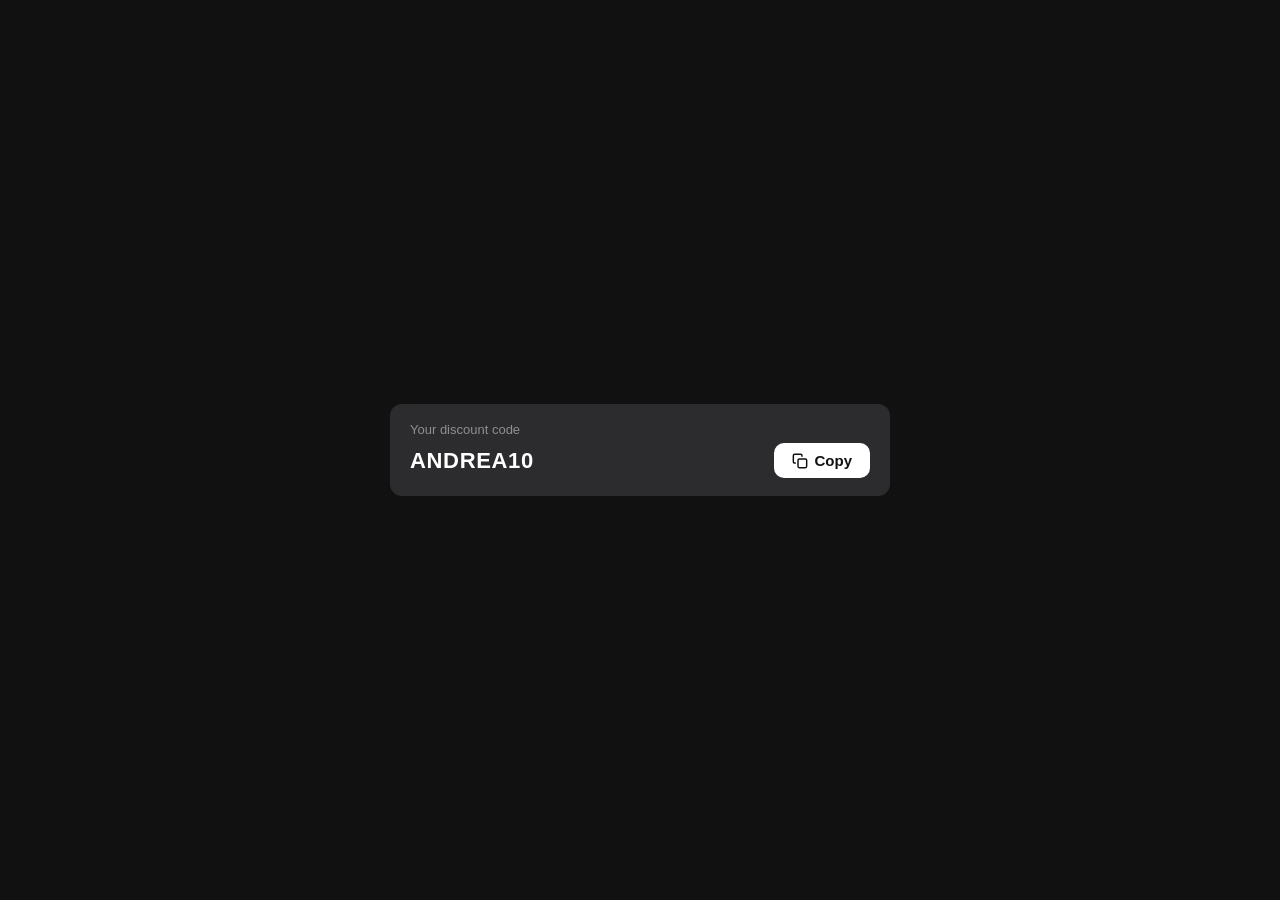
<file: ugc/andrea.html>
<!DOCTYPE html>
<html lang="en">
<head>
  <meta charset="UTF-8">
  <meta name="viewport" content="width=device-width, initial-scale=1.0">
  <title>JGG — Your Discount Code</title>
  <style>
    * { margin: 0; padding: 0; box-sizing: border-box; }
    body {
      background: #111111;
      font-family: -apple-system, BlinkMacSystemFont, 'Segoe UI', sans-serif;
      display: flex;
      align-items: center;
      justify-content: center;
      min-height: 100vh;
    }
    .card {
      background: #2C2C2E;
      border-radius: 12px;
      padding: 18px 20px;
      width: 100%;
      max-width: 500px;
    }
    .label {
      font-size: 13px;
      color: #8E8E93;
      margin-bottom: 6px;
    }
    .code-row {
      display: flex;
      align-items: center;
      justify-content: space-between;
      gap: 12px;
    }
    .code {
      font-size: 22px;
      font-weight: 700;
      color: #FFFFFF;
      letter-spacing: 0.03em;
    }
    .btn {
      display: flex;
      align-items: center;
      gap: 7px;
      padding: 9px 18px;
      background: #FFFFFF;
      color: #111111;
      border: none;
      border-radius: 10px;
      font-family: inherit;
      font-size: 15px;
      font-weight: 600;
      cursor: pointer;
      white-space: nowrap;
      -webkit-tap-highlight-color: transparent;
      transition: background 0.15s, transform 0.1s;
      flex-shrink: 0;
    }
    .btn:active { transform: scale(0.96); }
    .btn.copied { background: #34C759; color: #fff; }
    .btn svg { width: 16px; height: 16px; flex-shrink: 0; }
  </style>
</head>
<body>
<div class="card">
  <p class="label">Your discount code</p>
  <div class="code-row">
    <p class="code" id="code">—</p>
    <button class="btn" id="copyBtn" onclick="copyCode()">
      <svg viewBox="0 0 24 24" fill="none" stroke="currentColor" stroke-width="2.2" stroke-linecap="round" stroke-linejoin="round">
        <rect x="9" y="9" width="13" height="13" rx="2"/>
        <path d="M5 15H4a2 2 0 0 1-2-2V4a2 2 0 0 1 2-2h9a2 2 0 0 1 2 2v1"/>
      </svg>
      <span id="btnText">Copy</span>
    </button>
  </div>
</div>
<script>
  const params = new URLSearchParams(window.location.search);
  const code = params.get('code') || 'ANDREA10';
  document.getElementById('code').textContent = code;

  function copyCode() {
    navigator.clipboard.writeText(code).then(() => {
      const btn = document.getElementById('copyBtn');
      btn.classList.add('copied');
      btn.innerHTML = `
        <svg viewBox="0 0 24 24" fill="none" stroke="currentColor" stroke-width="2.5" stroke-linecap="round" stroke-linejoin="round" width="16" height="16">
          <polyline points="20 6 9 17 4 12"/>
        </svg>
        <span>Copied!</span>`;
      setTimeout(() => {
        btn.classList.remove('copied');
        btn.innerHTML = `
          <svg viewBox="0 0 24 24" fill="none" stroke="currentColor" stroke-width="2.2" stroke-linecap="round" stroke-linejoin="round" width="16" height="16">
            <rect x="9" y="9" width="13" height="13" rx="2"/>
            <path d="M5 15H4a2 2 0 0 1-2-2V4a2 2 0 0 1 2-2h9a2 2 0 0 1 2 2v1"/>
          </svg>
          <span>Copy</span>`;
      }, 2000);
    });
  }
</script>
</body>
</html>
</file>
